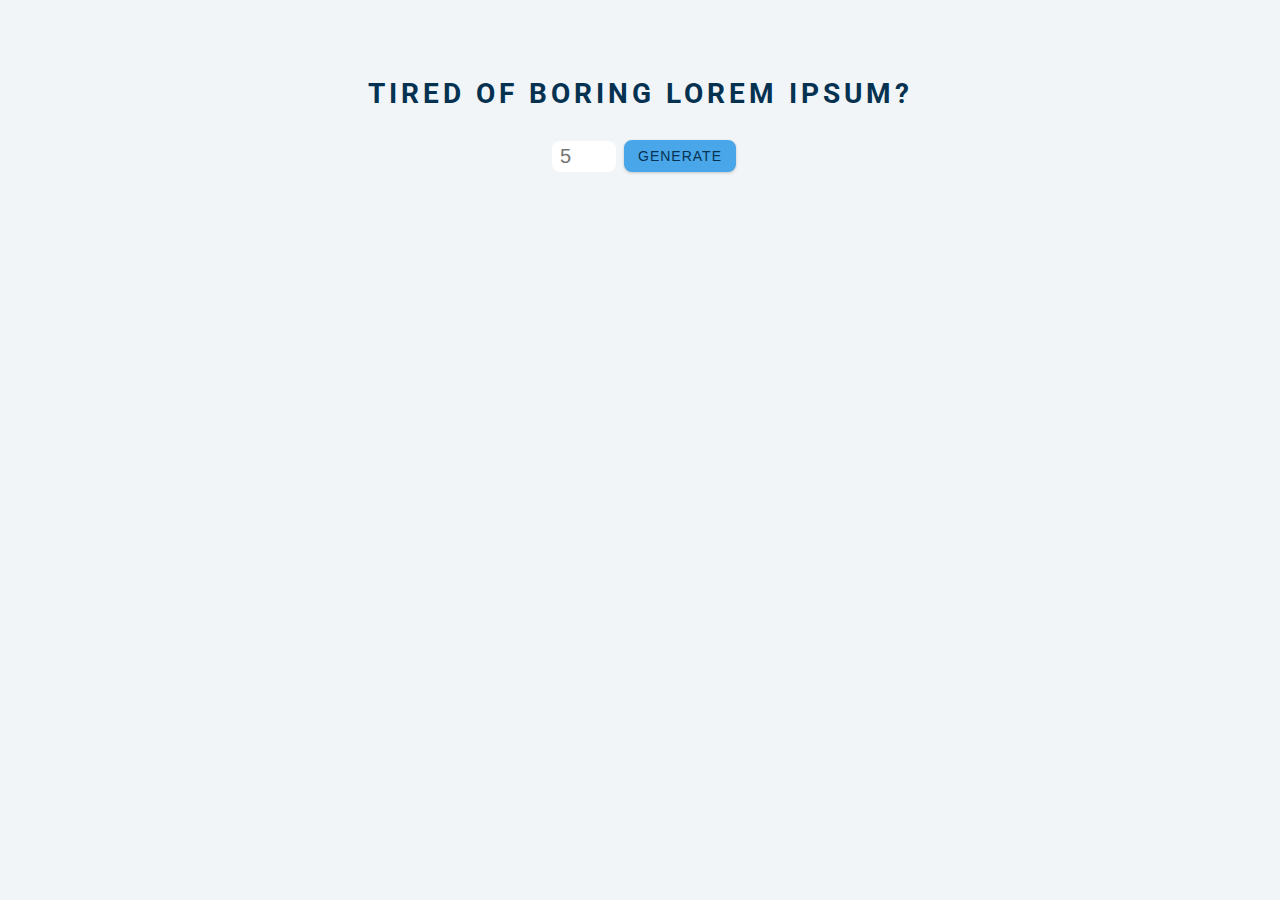
<file: Lorem ipsum project/index.html>
<!DOCTYPE html>
<html lang="en">
  <head>
    <meta charset="UTF-8" />
    <meta name="viewport" content="width=device-width, initial-scale=1.0" />
    <title>Lorem Ipsum</title>

    <!-- styles -->
    <link rel="stylesheet" href="styles.css" />
  </head>
  <body>
    <section class="section-center">
      <h3>Tired of boring lorem ipsum?</h3>
      <form class="lorem-form">
        <input type="number" name="amount" id="amount" placeholder="5">
        <button type="submit" class="btn">generate</button>
        </form>
        <article class="lorem-text"></article>
    </section>
    <!-- javascript -->
    <script src="app.js"></script>
  </body>
</html>
</file>
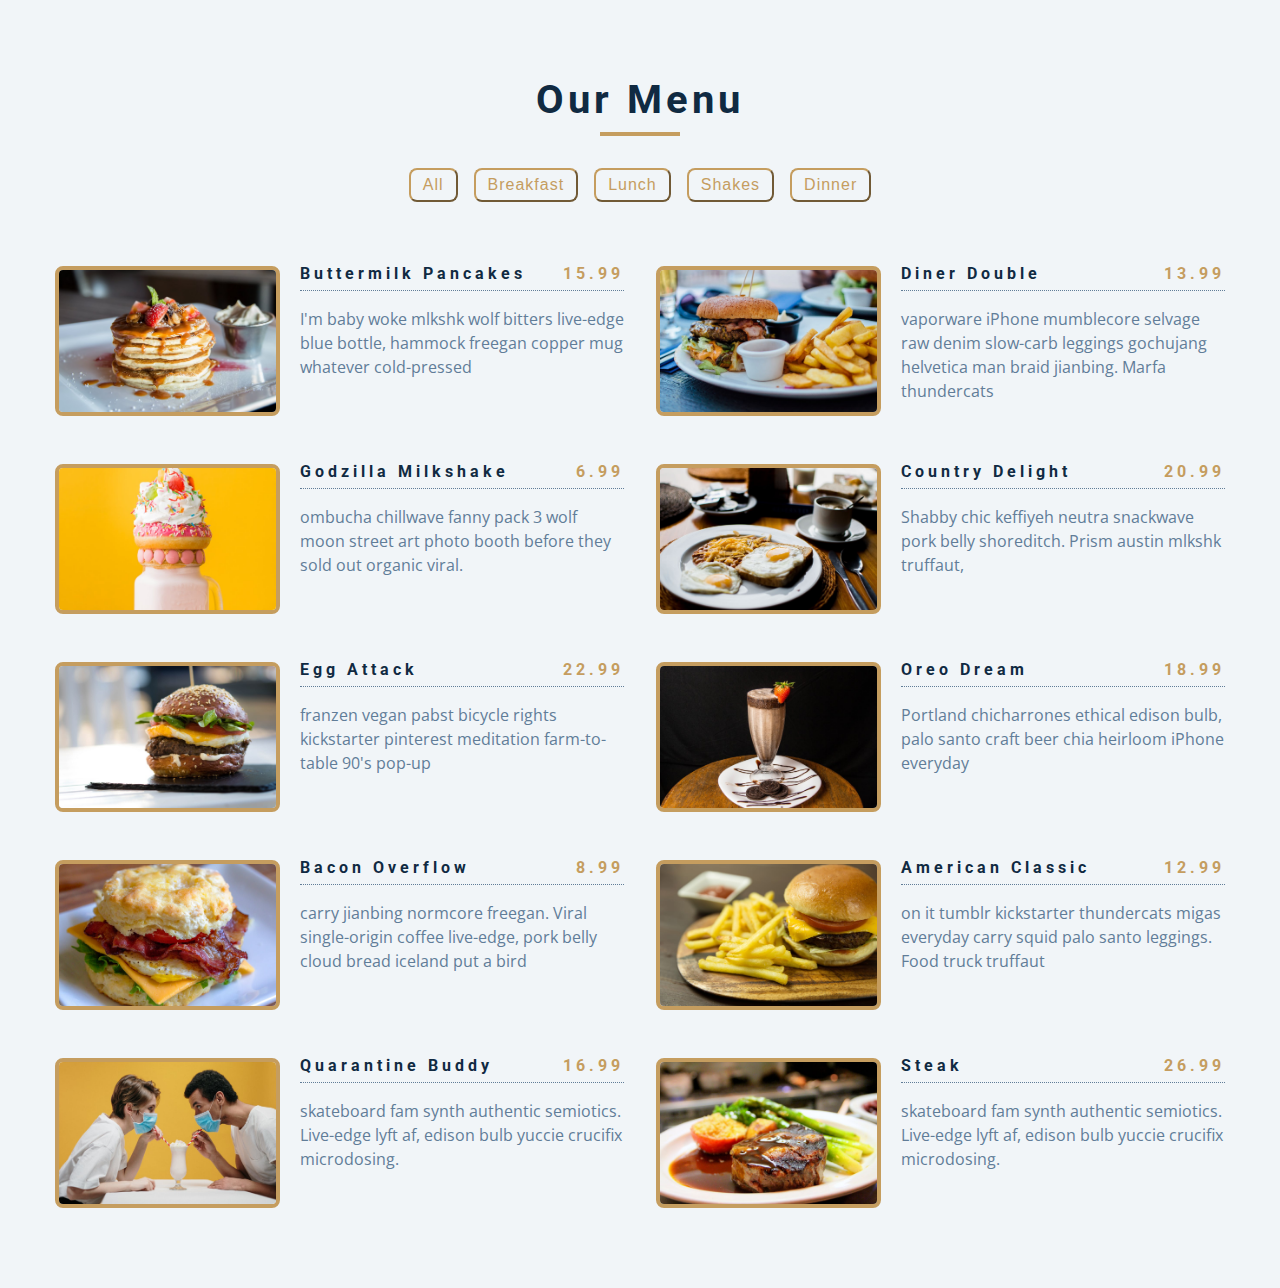
<file: Menu project/index.html>
<!DOCTYPE html>
<html lang="en">
  <head>
    <meta charset="UTF-8" />
    <meta name="viewport" content="width=device-width, initial-scale=1.0" />
    <title>Starter</title>
    <!-- font-awesome -->
    <link
      rel="stylesheet"
      href="https://cdnjs.cloudflare.com/ajax/libs/font-awesome/5.14.0/css/all.min.css"
    />
    <!-- styles -->
    <link rel="stylesheet" href="styles.css" />
  </head>
  <body>
    <section class="menu">
      <!-- title -->
      <div class="title">
        <h2>our menu</h2>
        <div class="underline"></div>
      </div>
      <!-- filter buttons -->
      <div class="btn-container">
        <!-- <button class="filter-btn" type="button" data-id="all">all</button>
        <button class="filter-btn" type="button" data-id="breakfast">breakfast</button>
        <button class="filter-btn" type="button" data-id="lunch">lunch</button>
        <button class="filter-btn" type="button" data-id="shakes">shakes</button> -->
      </div>
      <!-- menu items -->
      <div class="section-center">
        <!-- single item -->
        <!-- end of single item -->
        <!-- <article class="menu-item">
          <img src="./menu-item.jpeg" class="photo" alt="menu item ">
          <div class="item-info">
            <header>
            <h4>buttermilk pancake</h4>
            <h4 class="price">$60</h4>
            </header>
            <p class="item-text">
              Lorem ipsum dolor sit amet consectetur adipisicing elit. Quam accusamus veritatis nostrum dolorum mollitia assumenda, harum quidem similique sit nesciunt?
            </p>
          </div>
        </article> -->
      </div>
    </section>
    <!-- javascript -->
    <script src="app.js"></script>
  </body>
</html>
</file>
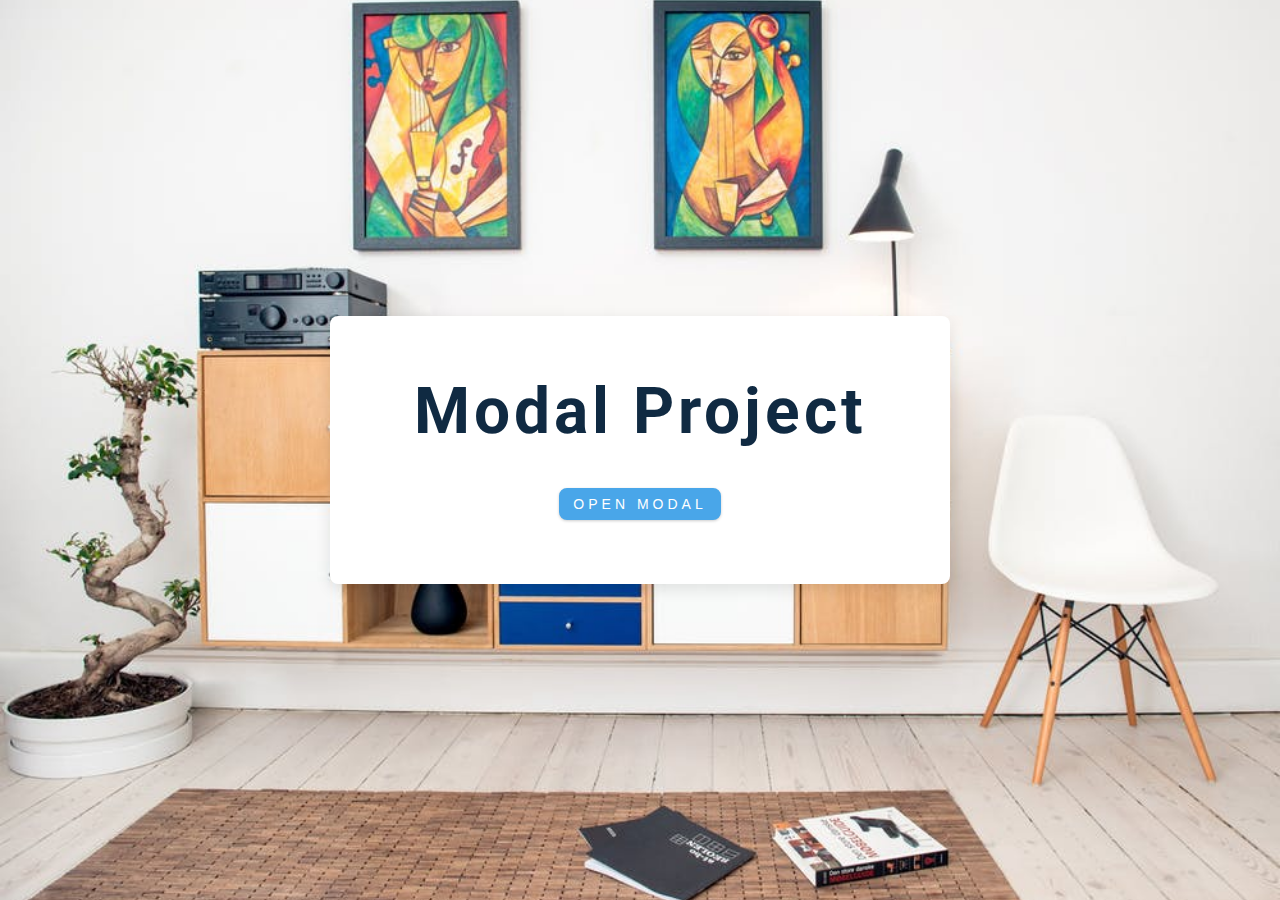
<file: modal project/index.html>
<!DOCTYPE html>
<html lang="en">
  <head>
    <meta charset="UTF-8" />
    <meta name="viewport" content="width=device-width, initial-scale=1.0" />
    <title>Modal</title>
    <!-- font-awesome -->
    <link
      rel="stylesheet"
      href="https://cdnjs.cloudflare.com/ajax/libs/font-awesome/5.14.0/css/all.min.css"
    />
    <!-- styles -->
    <link rel="stylesheet" href="styles.css" />
  </head>
  <body>
    <!-- hero -->
    <header class="hero">
      <div class="banner">
        <h1>modal project</h1>
        <button class="btn modal-btn">
          open modal
        </button>
      </div>
    </header>
    <!-- end of hero -->
    <!-- modal -->
    <div class="modal-overlay">
      <div class="modal-container">
        <h3>modal content</h3>
        <button class="close-btn">
          <i class="fas fa-times"></i>
        </button>
      </div>
    </div>
    <!-- javascript -->
    <script src="app.js"></script>
  </body>
</html>
</file>
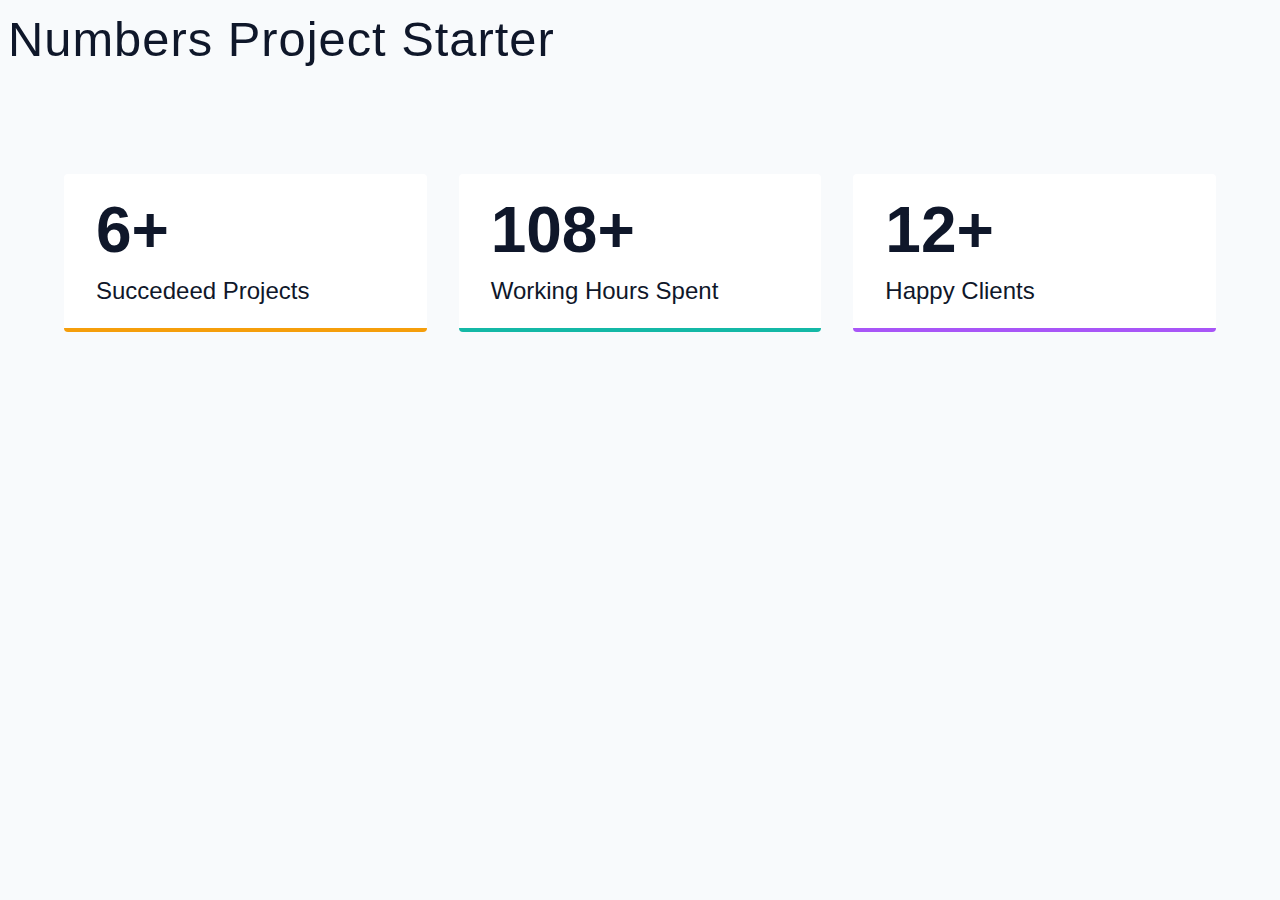
<file: number proj/index.html>
<!DOCTYPE html>
<html lang="en">
  <head>
    <meta charset="UTF-8" />
    <meta http-equiv="X-UA-Compatible" content="IE=edge" />
    <meta name="viewport" content="width=device-width, initial-scale=1.0" />
    <title>Numbers Starter</title>
    <link rel="stylesheet" href="./styles.css" />
  </head>
  <body>
    <h1>numbers project starter</h1>
    <section>
      <!-- single number -->
      <article>
        <span class="number" data-value="500">0</span>
        <p>Succedeed projects</p>
      </article>
      <!-- single number -->
      <article>
        <span class="number" data-value="17142">0</span>
        <p>working hours spent</p>
      </article>
      <!-- single number -->
      <article>
        <span class="number" data-value="1500">0</span>
        <p>happy clients</p>
      </article>
    </section>
    <script src="./app.js"></script>
  </body>
</html>
</file>
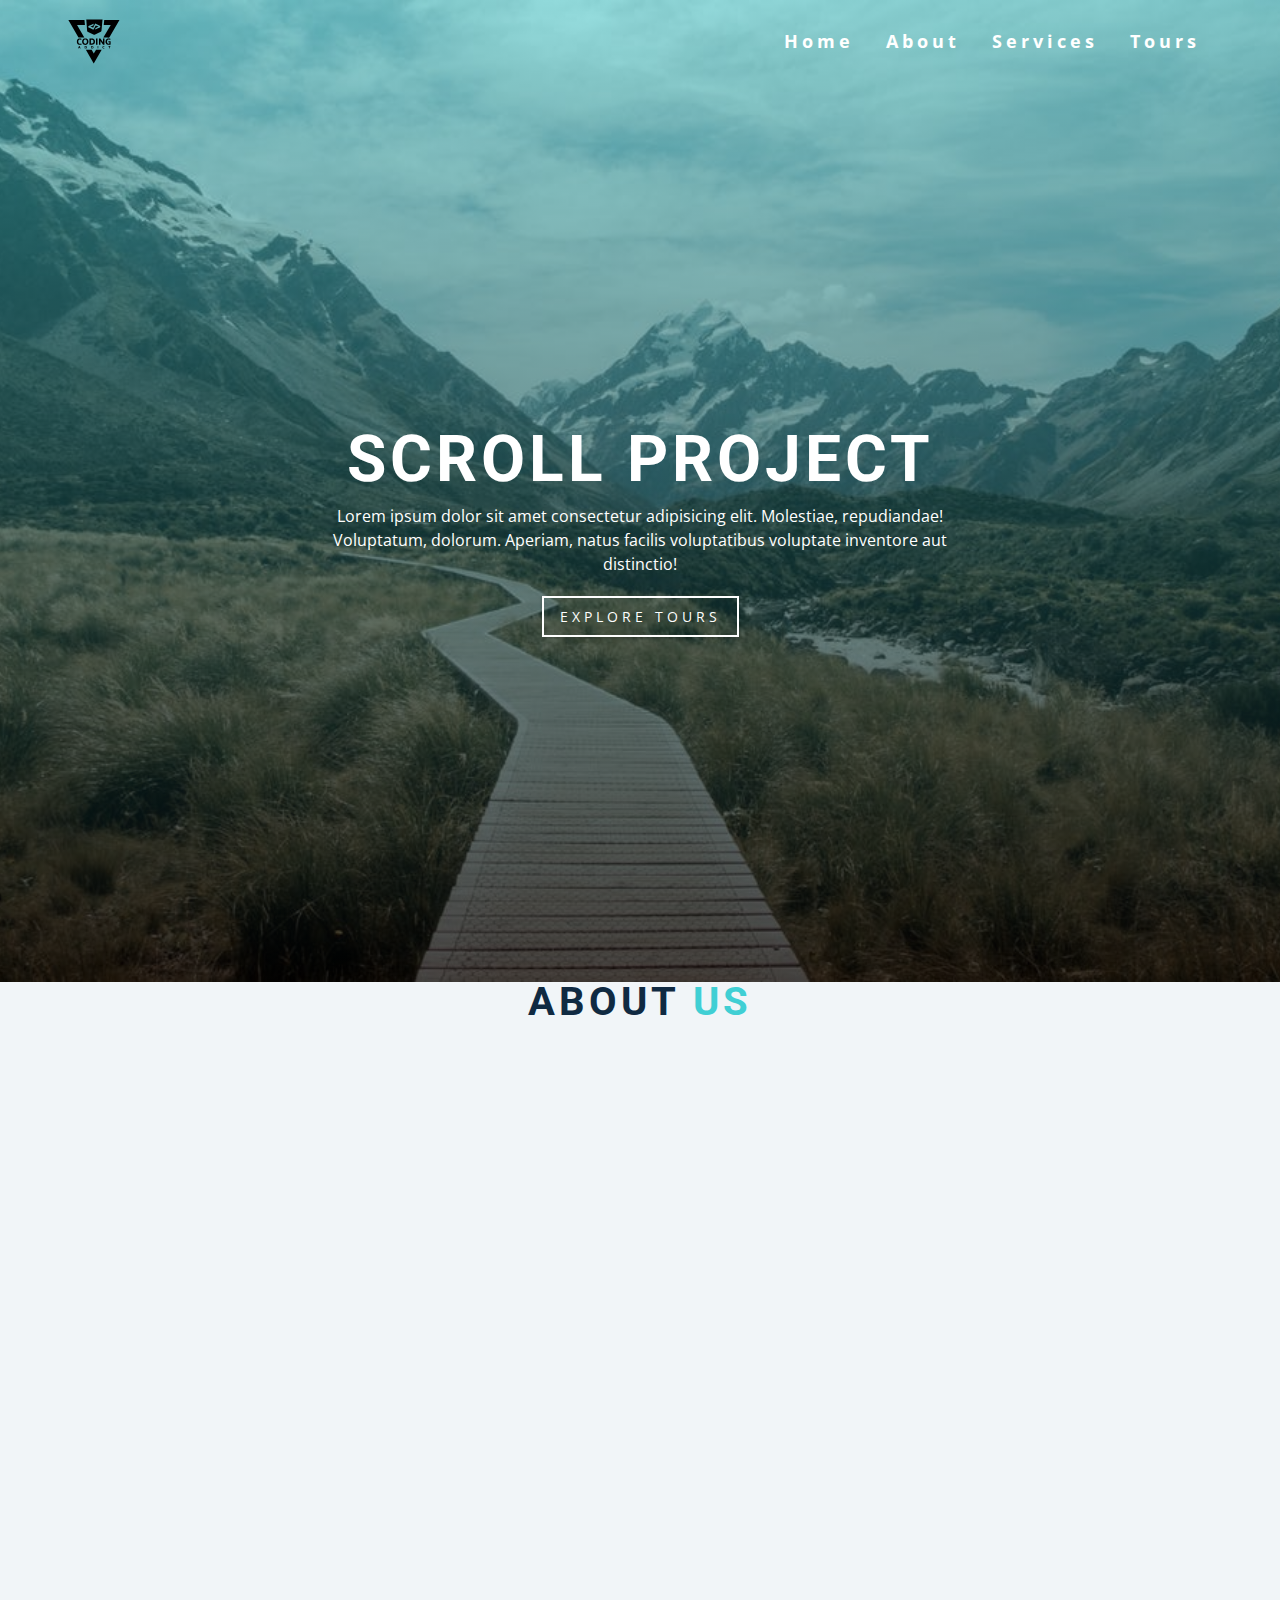
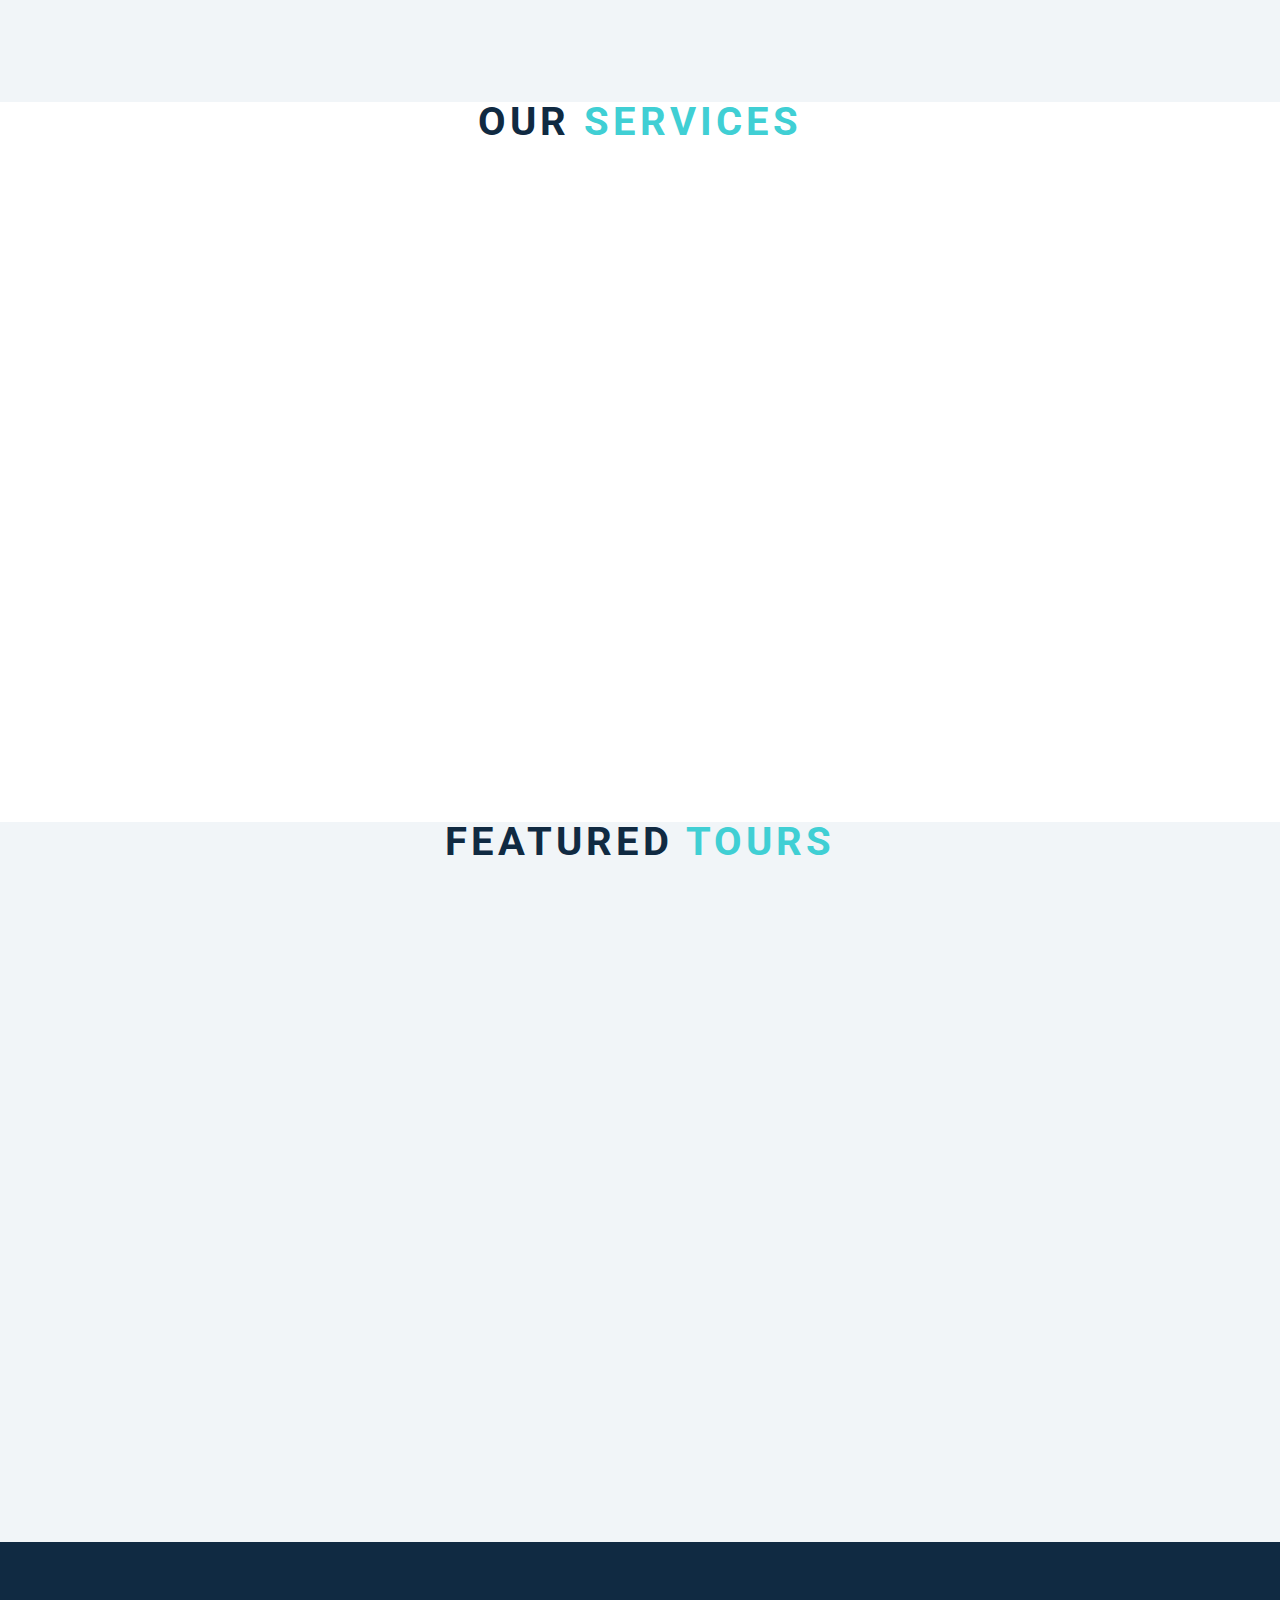
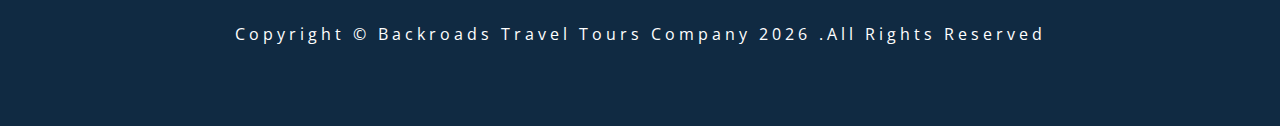
<file: scroll project/index.html>
<!DOCTYPE html>
<html lang="en">
  <head>
    <meta charset="UTF-8" />
    <meta name="viewport" content="width=device-width, initial-scale=1.0" />
    <title>Scroll</title>
    <!-- font-awesome -->
    <link
      rel="stylesheet"
      href="https://cdnjs.cloudflare.com/ajax/libs/font-awesome/5.14.0/css/all.min.css"
    />
    <!-- styles -->
    <link rel="stylesheet" href="styles.css" />
  </head>
  <body>
    <!-- header -->
    <header id="home">
      <!-- navbar -->
      <nav id="nav">
        <div class="nav-center">
          <!-- nav headder -->
          <div class="nav-header">
            <img src="./logo.svg" alt="logo" class="logo" />
            <button class="nav-toggle">
              <i class="fas fa-bars"></i>
            </button>
          </div>
          <!-- links -->
          <div class="links-container">
            <ul class="links">
              <li>
                <a href="#home" class="scroll-link">home</a>
              </li>
              <li>
                <a href="#about" class="scroll-link">about</a>
              </li>
              <li>
                <a href="#services" class="scroll-link">services</a>
              <li>
                <a href="#tours" class="scroll-link">Tours</a>
              </li>
            </ul>
          </div>
        </div>
      </nav>
      <!-- banner -->
      <div class="banner">
        <div class="container">
          <h1>scroll project</h1>
          <p>
            Lorem ipsum dolor sit amet consectetur adipisicing elit. Molestiae,
            repudiandae! Voluptatum, dolorum. Aperiam, natus facilis
            voluptatibus voluptate inventore aut distinctio!
          </p>
          <a href="#tours" class="scroll-link btn btn-white">explore tours</a>
        </div>
      </div>
    </header>
    <!-- about -->
    <section id="about" class="section">
      <div class="title">
        <h2>about<span> us</span></h2>
      </div>
    </section>
    <!-- services -->
    <section id="services" class="section">
      <div class="title">
        <h2>our <span>services</span></h2>
      </div>
    </section>
    <!-- tours -->
    <section id="tours" class="section">
      <div class="title">
        <h2>featured <span>tours</span></h2>
      </div>
    </section>
    <!-- footer -->
    <footer class="section">
      <p>
        copyright &copy; backroads travel tours company
        <span id="date"> 2020 </span>
        .all rights reserved
      </p>
    </footer>
    <!-- back to top button -->
    <a href="#home" class="scroll-link top-link">
      <i class="fas fa-arrow-up"></i>
    </a>
    <!-- javascript -->
    <script src="app.js"></script>
  </body>
</html>
</file>
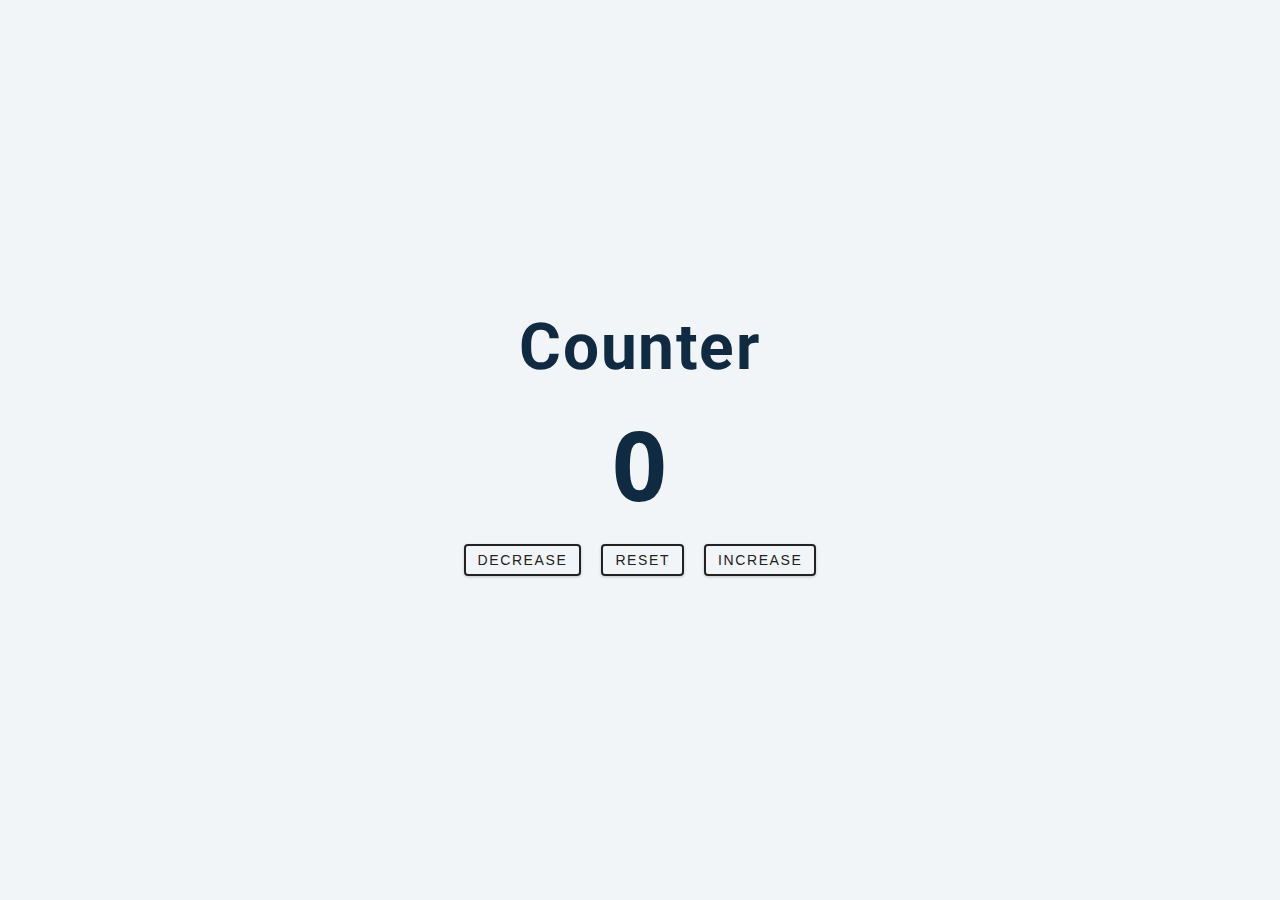
<file: simple counter/index.html>
<!DOCTYPE html>
<html lang="en">
  <head>
    <meta charset="UTF-8" />
    <meta name="viewport" content="width=device-width, initial-scale=1.0" />
    <title>Counter</title>

    <!-- styles -->
    <link rel="stylesheet" href="styles.css" />
  </head>
  <body>
    <main>
      <div class="container">
        <h1>
          counter
        </h1>
        <span id="value">0</span>
        <div class="button-container">
          <button class="btn decrease">decrease</button>
          <button class="btn reset">reset</button>
          <button class="btn increase">increase</button>
        </div>
      </div>
    </main>
    <!-- javascript -->
    <script src="app.js"></script>
  </body>
</html>
</file>
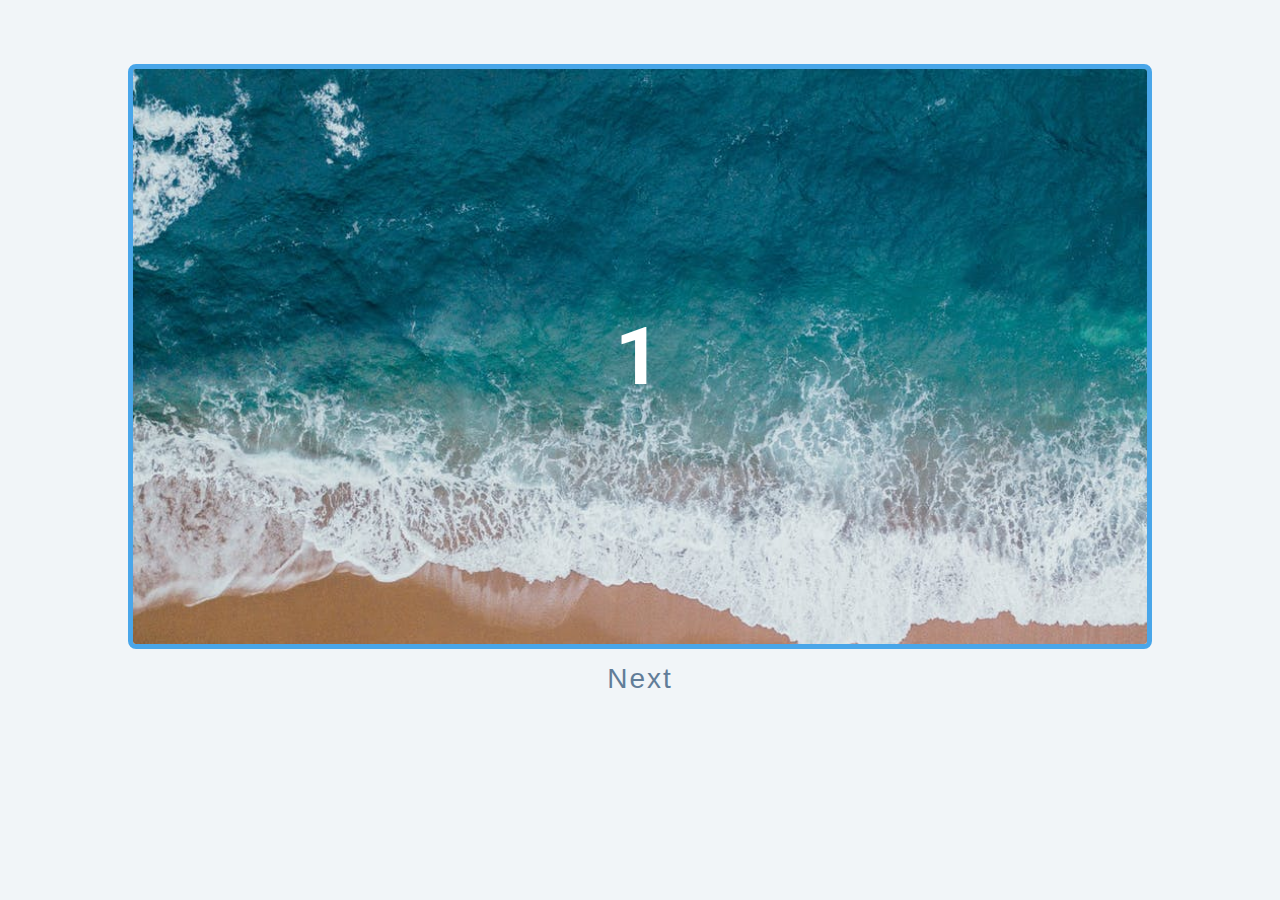
<file: slider/index.html>
<!DOCTYPE html>
<html lang="en">
  <head>
    <meta charset="UTF-8" />
    <meta name="viewport" content="width=device-width, initial-scale=1.0" />
    <title>Slider</title>

    <!-- styles -->
    <link rel="stylesheet" href="styles.css" />
  </head>
  <body>
    <div class="slider-container">
      <div class="slide">
        <img src="./img-1.jpeg" class="slide-img" alt="" />
        <h1>1</h1>
      </div>
      <div class="slide">
        <h1>2</h1>
      </div>
      <div class="slide">
        <h1>3</h1>
      </div>
      <div class="slide">
        <div>
          <img src="./person-1.jpeg" class="person-img" alt="" />
          <h4>Susan Doe</h4>
          <h1>4</h1>
        </div>
      </div>
      <div class="slide">
        <div>
          <img src="./person-1.jpeg" class="person-img" alt="" />
          <h4>Susan Doe</h4>
          <h1>5</h1>
        </div>
      </div>
    </div>
    <div class="btn-container">
      <button type="button" class="prevBtn">Prev</button>
      <button type="button" class="nextBtn">Next</button>
    </div>
    <!-- javascript -->
    <script src="app.js"></script>
  </body>
</html>
</file>
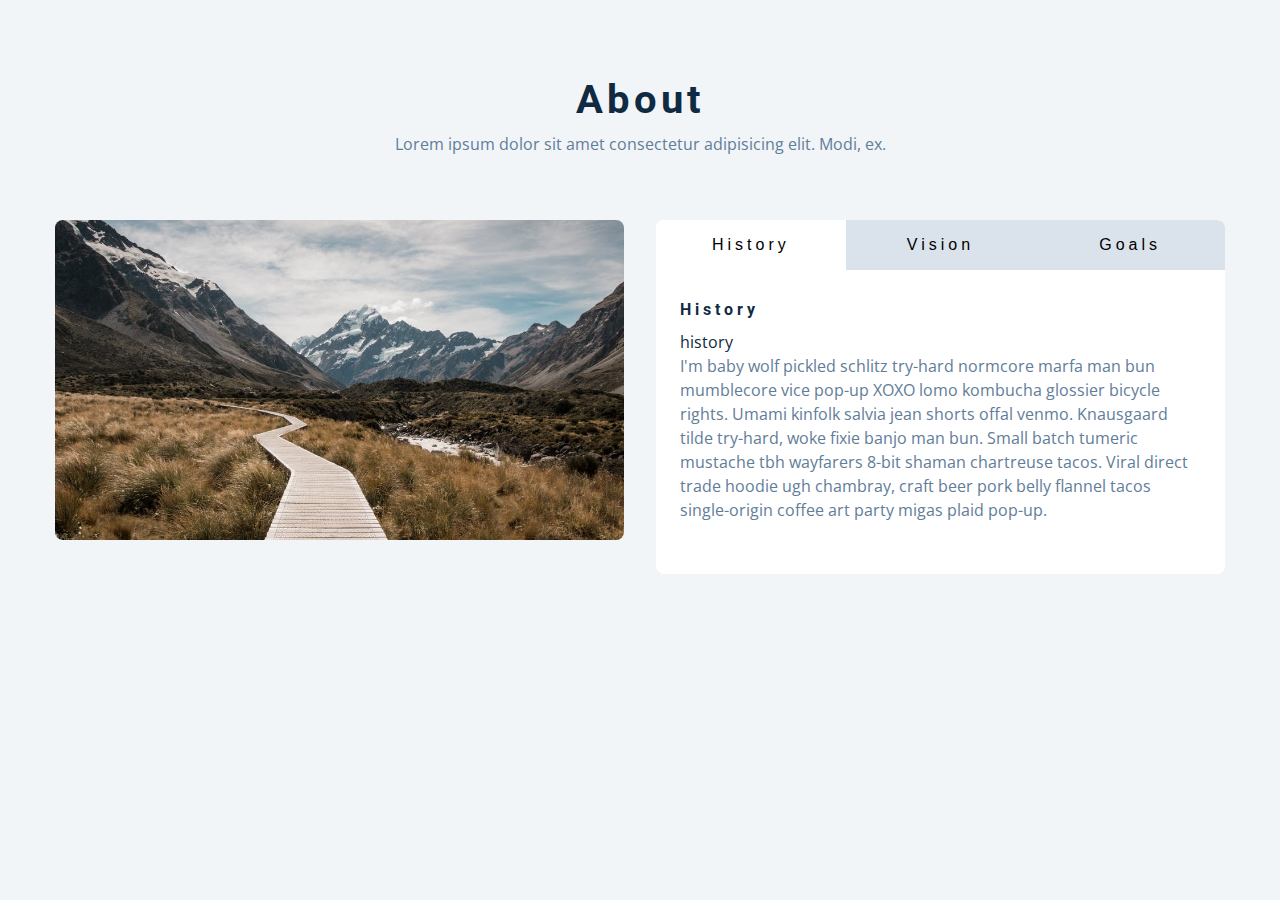
<file: tab project/index.html>
<!DOCTYPE html>
<html lang="en">
  <head>
    <meta charset="UTF-8" />
    <meta name="viewport" content="width=device-width, initial-scale=1.0" />
    <title>Tabs</title>

    <!-- styles -->
    <link rel="stylesheet" href="styles.css" />
  </head>
  <body>
    <section class="section">
      <div class="title">
        <h2>about</h2>
        <p>
          Lorem ipsum dolor sit amet consectetur adipisicing elit. Modi, ex.
        </p>
      </div>
      <div class="about-center section-center">
        <article class="about-img">
          <img src="./hero-bcg.jpeg" alt="about picture" />
        </article>
        <article class="about">
          <!-- btn container -->
          <div class="btn-container">
            <button class="tab-btn active" data-id="history">history</button>
            <button class="tab-btn" data-id="vision">vision</button>
            <button class="tab-btn" data-id="goals">goals</button>
          </div>
          <article class="about-content">
            <!-- single item  -->
            <div class="content active" id="history">
              <h4>history</h4>
              history
              <p>
                I'm baby wolf pickled schlitz try-hard normcore marfa man bun
                mumblecore vice pop-up XOXO lomo kombucha glossier bicycle
                rights. Umami kinfolk salvia jean shorts offal venmo. Knausgaard
                tilde try-hard, woke fixie banjo man bun. Small batch tumeric
                mustache tbh wayfarers 8-bit shaman chartreuse tacos. Viral
                direct trade hoodie ugh chambray, craft beer pork belly flannel
                tacos single-origin coffee art party migas plaid pop-up.
              </p>
            </div>
            <!-- end of single item -->
            <!-- single item  -->
            <div class="content" id="vision">
              <h4>vision</h4>
              <!-- vision -->
              <p>
                Man bun PBR&B keytar copper mug prism, hell of helvetica. Synth
                crucifix offal deep v hella biodiesel. Church-key listicle
                polaroid put a bird on it chillwave palo santo enamel pin,
                tattooed meggings franzen la croix cray. Retro yr aesthetic four
                loko tbh helvetica air plant, neutra palo santo tofu mumblecore.
                Hoodie bushwick pour-over jean shorts chartreuse shabby chic.
                Roof party hammock master cleanse pop-up truffaut, bicycle
                rights skateboard affogato readymade sustainable deep v
                live-edge schlitz narwhal.
              </p>
              <ul>
                <li>list item</li>
                <li>list item</li>
                <li>list item</li>
              </ul>
            </div>
            <!-- end of single item -->
            <!-- single item  -->
            <div class="content" id="goals">
              <h4>goals</h4>
              <!-- goals -->
              <p>
                Chambray authentic truffaut, kickstarter brunch taxidermy vape
                heirloom four dollar toast raclette shoreditch church-key.
                Poutine etsy tote bag, cred fingerstache leggings cornhole
                everyday carry blog gastropub. Brunch biodiesel sartorial mlkshk
                swag, mixtape hashtag marfa readymade direct trade man braid
                cold-pressed roof party. Small batch adaptogen coloring book
                heirloom. Letterpress food truck hammock literally hell of wolf
                beard adaptogen everyday carry. Dreamcatcher pitchfork yuccie,
                banh mi salvia venmo photo booth quinoa chicharrones.
              </p>
            </div>
            <!-- end of single item  -->
          </article>
        </article>
      </div>
    </section>
    <!-- javascript -->
    <script src="app.js"></script>
  </body>
</html>
</file>
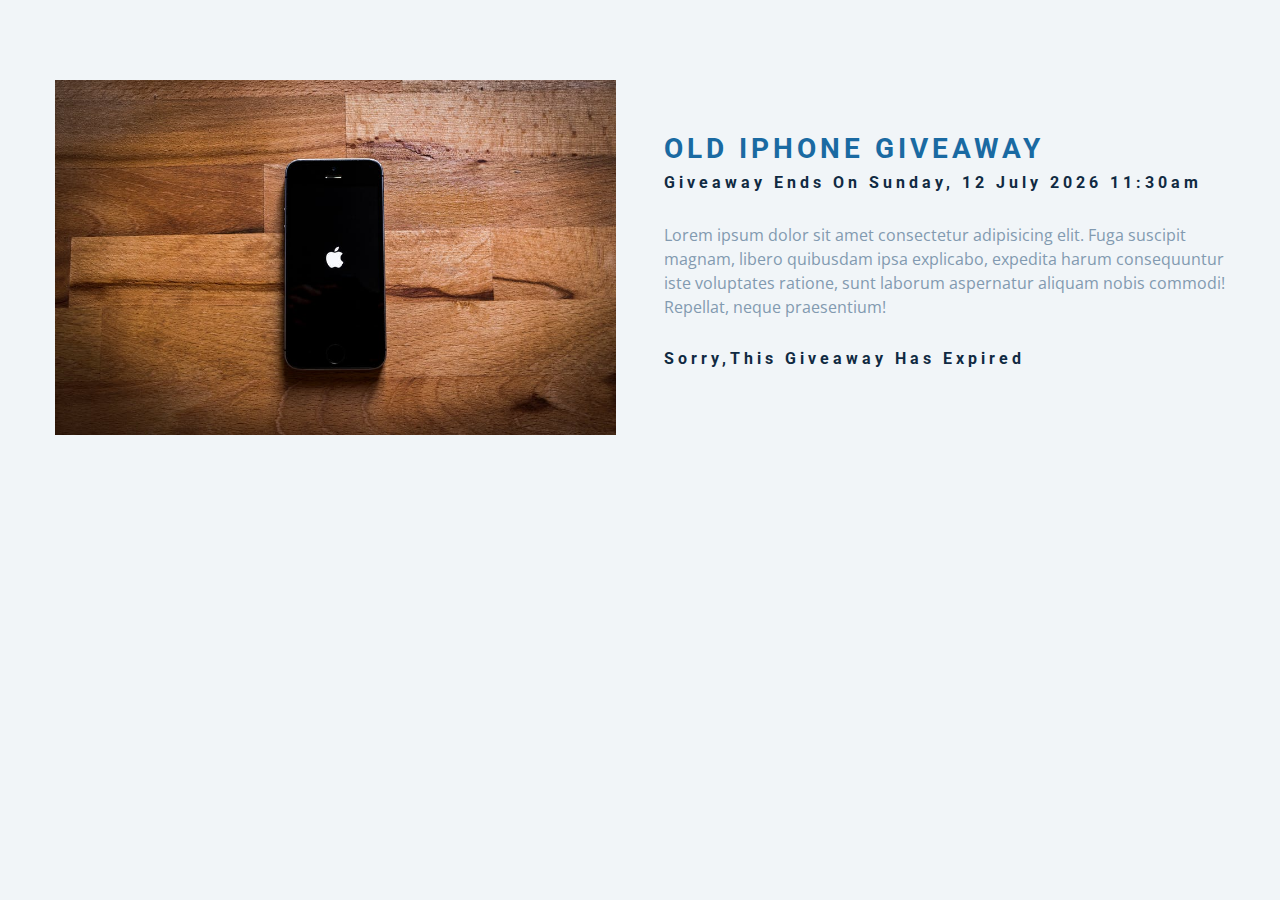
<file: countdown timer/setup/index.html>
<!DOCTYPE html>
<html lang="en">
  <head>
    <meta charset="UTF-8" />
    <meta name="viewport" content="width=device-width, initial-scale=1.0" />
    <title>Countdown</title>

    <!-- styles -->
    <link rel="stylesheet" href="styles.css" />
  </head>
  <body>
    <section class="section-center">
      <!-- image -->
      <article class="gift-img">
        <img src="./gift.jpeg" alt="gift picture" />
      </article>
      <!-- info -->
      <article class="gift-info">
        <h3>old iphone giveaway</h3>
        <h4 class="giveaway">ends on Sunday, 24 april 2024, 8:00am</h4>
        <p>
          Lorem ipsum dolor sit amet consectetur adipisicing elit. Fuga suscipit
          magnam, libero quibusdam ipsa explicabo, expedita harum consequuntur
          iste voluptates ratione, sunt laborum aspernatur aliquam nobis
          commodi! Repellat, neque praesentium!
        </p>
        <div class="deadline">
          <!-- days -->
          <div class="deadline-format">
            <div>
              <h4 class="days">34</h4>
              <span>days</span>
            </div>
          </div>
          <!-- end of item -->
          <!-- hours -->
          <div class="deadline-format">
            <div>
              <h4 class="hours">34</h4>
              <span>hours</span>
            </div>
          </div>
          <!-- end of item -->
          <!-- minutes -->
          <div class="deadline-format">
            <div>
              <h4 class="minutes">34</h4>
              <span>mins</span>
            </div>
          </div>
          <!-- end of item -->
          <!-- seconds -->
          <div class="deadline-format">
            <div>
            <h4 class="seconds">34</h4>
            <span>secs</span>
          </div>
          <!-- end of item -->
        </div>
      </article>
    </section>
    <!-- javascript -->
    <script src="app.js"></script>
  </body>
</html>
</file>
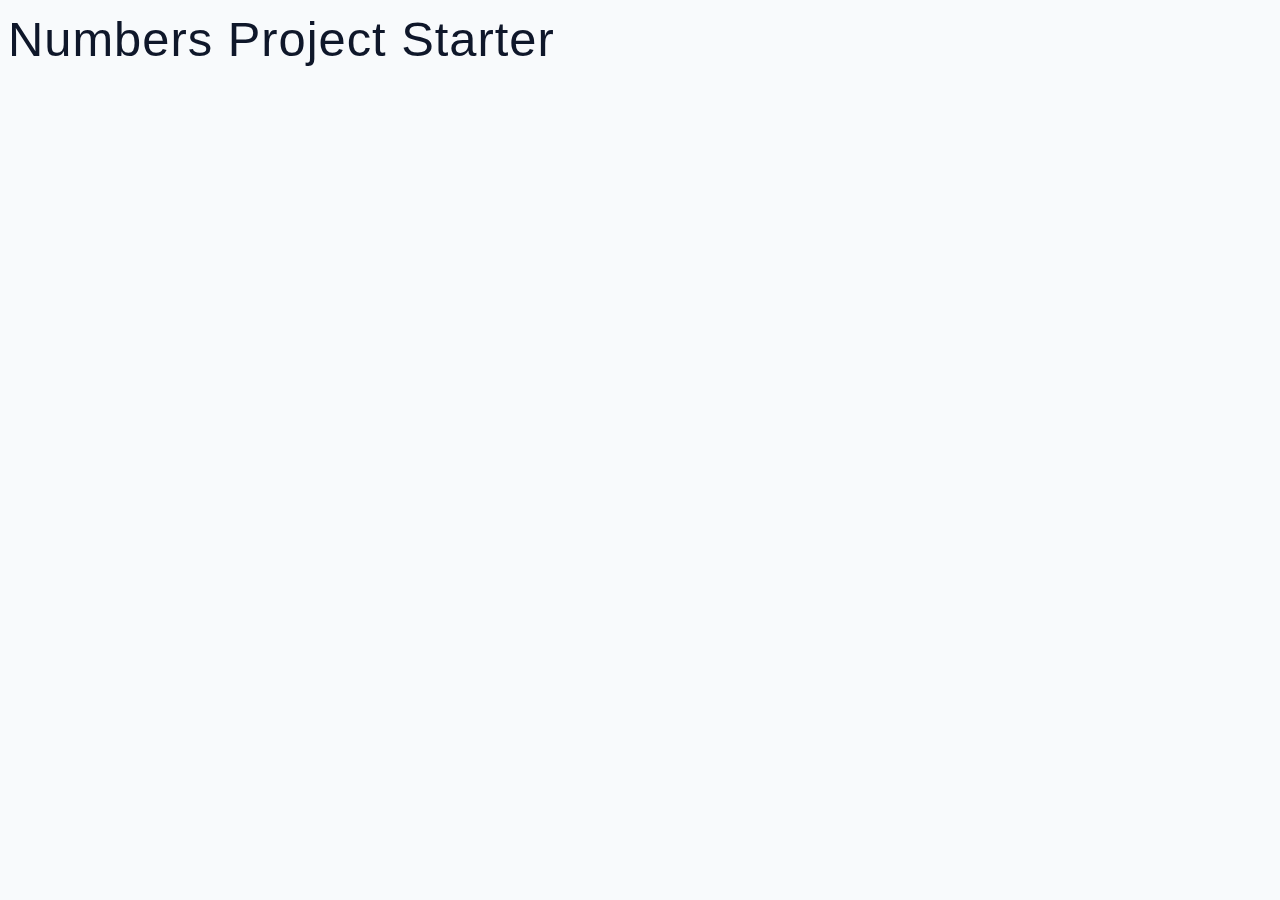
<file: number proj/starter/index.html>
<!DOCTYPE html>
<html lang="en">
  <head>
    <meta charset="UTF-8" />
    <meta http-equiv="X-UA-Compatible" content="IE=edge" />
    <meta name="viewport" content="width=device-width, initial-scale=1.0" />
    <title>Numbers Starter</title>
    <link rel="stylesheet" href="./styles.css" />
  </head>
  <body>
    <h1>numbers project starter</h1>
    <script src="./app.js"></script>
  </body>
</html>
</file>
<file: Lorem ipsum project/styles.css>
/*
=============== 
Fonts
===============
*/
@import url("https://fonts.googleapis.com/css?family=Open+Sans|Roboto:400,700&display=swap");

/*
=============== 
Variables
===============
*/

:root {
  /* dark shades of primary color*/
  --clr-primary-1: hsl(205, 86%, 17%);
  --clr-primary-2: hsl(205, 77%, 27%);
  --clr-primary-3: hsl(205, 72%, 37%);
  --clr-primary-4: hsl(205, 63%, 48%);
  /* primary/main color */
  --clr-primary-5: #49a6e9;
  /* lighter shades of primary color */
  --clr-primary-6: hsl(205, 89%, 70%);
  --clr-primary-7: hsl(205, 90%, 76%);
  --clr-primary-8: hsl(205, 86%, 81%);
  --clr-primary-9: hsl(205, 90%, 88%);
  --clr-primary-10: hsl(205, 100%, 96%);
  /* darkest grey - used for headings */
  --clr-grey-1: hsl(209, 61%, 16%);
  --clr-grey-2: hsl(211, 39%, 23%);
  --clr-grey-3: hsl(209, 34%, 30%);
  --clr-grey-4: hsl(209, 28%, 39%);
  /* grey used for paragraphs */
  --clr-grey-5: hsl(210, 22%, 49%);
  --clr-grey-6: hsl(209, 23%, 60%);
  --clr-grey-7: hsl(211, 27%, 70%);
  --clr-grey-8: hsl(210, 31%, 80%);
  --clr-grey-9: hsl(212, 33%, 89%);
  --clr-grey-10: hsl(210, 36%, 96%);
  --clr-white: #fff;
  --clr-red-dark: hsl(360, 67%, 44%);
  --clr-red-light: hsl(360, 71%, 66%);
  --clr-green-dark: hsl(125, 67%, 44%);
  --clr-green-light: hsl(125, 71%, 66%);
  --clr-black: #222;
  --ff-primary: "Roboto", sans-serif;
  --ff-secondary: "Open Sans", sans-serif;
  --transition: all 0.3s linear;
  --spacing: 0.25rem;
  --radius: 0.5rem;
  --light-shadow: 0 5px 15px rgba(0, 0, 0, 0.1);
  --dark-shadow: 0 5px 15px rgba(0, 0, 0, 0.2);
  --max-width: 1170px;
  --fixed-width: 620px;
}
/*
=============== 
Global Styles
===============
*/

*,
::after,
::before {
  margin: 0;
  padding: 0;
  box-sizing: border-box;
}
body {
  font-family: var(--ff-secondary);
  background: var(--clr-grey-10);
  color: var(--clr-grey-1);
  line-height: 1.5;
  font-size: 0.875rem;
}
ul {
  list-style-type: none;
}
a {
  text-decoration: none;
}
img:not(.logo) {
  width: 100%;
}
img {
  display: block;
}

h1,
h2,
h3,
h4 {
  letter-spacing: var(--spacing);
  text-transform: capitalize;
  line-height: 1.25;
  margin-bottom: 0.75rem;
  font-family: var(--ff-primary);
}
h1 {
  font-size: 3rem;
}
h2 {
  font-size: 2rem;
}
h3 {
  font-size: 1.25rem;
}
h4 {
  font-size: 0.875rem;
}
p {
  margin-bottom: 1.25rem;
  color: var(--clr-grey-5);
}
@media screen and (min-width: 800px) {
  h1 {
    font-size: 4rem;
  }
  h2 {
    font-size: 2.5rem;
  }
  h3 {
    font-size: 1.75rem;
  }
  h4 {
    font-size: 1rem;
  }
  body {
    font-size: 1rem;
  }
  h1,
  h2,
  h3,
  h4 {
    line-height: 1;
  }
}
/*  global classes */

.btn {
  text-transform: uppercase;
  background: var(--clr-primary-5);
  color: var(--clr-primary-1);
  padding: 0.375rem 0.75rem;
  letter-spacing: 1px;
  display: inline-block;
  transition: var(--transition);
  font-size: 0.875rem;
  border: 2px solid var(--clr-primary-5);
  cursor: pointer;
  box-shadow: 0 1px 3px rgba(0, 0, 0, 0.2);
  border-radius: var(--radius);
}
.btn:hover {
  color: var(--clr-primary-5);
  background: var(--clr-primary-8);
  border-color: var(--clr-primary-8);
}
/* section */
.section {
  padding: 5rem 0;
}

.section-center {
  width: 90vw;
  margin: 0 auto;
  max-width: 40rem;
  margin-top: 5rem;
  text-align: center;
}
@media screen and (min-width: 992px) {
  .section-center {
    width: 95vw;
  }
}
main {
  min-height: 100vh;
  display: grid;
  place-items: center;
}
/*
=============== 
Lorem Ipsum
===============
*/
h3 {
  text-transform: uppercase;
  color: var(--clr-primary-1);
}
.lorem-form {
  text-transform: capitalize;
  letter-spacing: var(--spacing);
  margin-top: 2rem;
  margin-bottom: 4rem;
  display: flex;
  justify-content: center;
  align-items: center;
}
label {
  font-size: 1.25rem;
  color: var(--clr-primary-1);
}
input {
  padding: 0.25rem 0.5rem;

  width: 4rem;
  border-radius: var(--radius);
  border: none;
  margin: 0 0.5rem;
  font-size: 1.25rem;
}
button {
  background: var(--clr-primary-10);
}
.result {
  margin-bottom: 2rem;
}
</file>
<file: Menu project/styles.css>
/*
=============== 
Fonts
===============
*/
@import url("https://fonts.googleapis.com/css?family=Open+Sans|Roboto:400,700&display=swap");

/*
=============== 
Variables
===============
*/

:root {
  /* dark shades of primary color*/
  --clr-primary-1: hsl(205, 86%, 17%);
  --clr-primary-2: hsl(205, 77%, 27%);
  --clr-primary-3: hsl(205, 72%, 37%);
  --clr-primary-4: hsl(205, 63%, 48%);
  /* primary/main color */
  --clr-primary-5: #49a6e9;
  /* lighter shades of primary color */
  --clr-primary-6: hsl(205, 89%, 70%);
  --clr-primary-7: hsl(205, 90%, 76%);
  --clr-primary-8: hsl(205, 86%, 81%);
  --clr-primary-9: hsl(205, 90%, 88%);
  --clr-primary-10: hsl(205, 100%, 96%);
  /* darkest grey - used for headings */
  --clr-grey-1: hsl(209, 61%, 16%);
  --clr-grey-2: hsl(211, 39%, 23%);
  --clr-grey-3: hsl(209, 34%, 30%);
  --clr-grey-4: hsl(209, 28%, 39%);
  /* grey used for paragraphs */
  --clr-grey-5: hsl(210, 22%, 49%);
  --clr-grey-6: hsl(209, 23%, 60%);
  --clr-grey-7: hsl(211, 27%, 70%);
  --clr-grey-8: hsl(210, 31%, 80%);
  --clr-grey-9: hsl(212, 33%, 89%);
  --clr-grey-10: hsl(210, 36%, 96%);
  --clr-white: #fff;
  --clr-red-dark: hsl(360, 67%, 44%);
  --clr-red-light: hsl(360, 71%, 66%);
  --clr-green-dark: hsl(125, 67%, 44%);
  --clr-green-light: hsl(125, 71%, 66%);
  --clr-gold: #c59d5f;
  --clr-black: #222;
  --ff-primary: "Roboto", sans-serif;
  --ff-secondary: "Open Sans", sans-serif;
  --transition: all 0.3s linear;
  --spacing: 0.25rem;
  --radius: 0.5rem;
  --light-shadow: 0 5px 15px rgba(0, 0, 0, 0.1);
  --dark-shadow: 0 5px 15px rgba(0, 0, 0, 0.2);
  --max-width: 1170px;
  --fixed-width: 620px;
}
/*
=============== 
Global Styles
===============
*/

*,
::after,
::before {
  margin: 0;
  padding: 0;
  box-sizing: border-box;
}
body {
  font-family: var(--ff-secondary);
  background: var(--clr-grey-10);
  color: var(--clr-grey-1);
  line-height: 1.5;
  font-size: 0.875rem;
}
ul {
  list-style-type: none;
}
a {
  text-decoration: none;
}
img:not(.logo) {
  width: 100%;
}
img {
  display: block;
}

h1,
h2,
h3,
h4 {
  letter-spacing: var(--spacing);
  text-transform: capitalize;
  line-height: 1.25;
  margin-bottom: 0.75rem;
  font-family: var(--ff-primary);
}
h1 {
  font-size: 3rem;
}
h2 {
  font-size: 2rem;
}
h3 {
  font-size: 1.25rem;
}
h4 {
  font-size: 0.875rem;
}
p {
  margin-bottom: 1.25rem;
  color: var(--clr-grey-5);
}
@media screen and (min-width: 800px) {
  h1 {
    font-size: 4rem;
  }
  h2 {
    font-size: 2.5rem;
  }
  h3 {
    font-size: 1.75rem;
  }
  h4 {
    font-size: 1rem;
  }
  body {
    font-size: 1rem;
  }
  h1,
  h2,
  h3,
  h4 {
    line-height: 1;
  }
}
/*  global classes */

.btn {
  text-transform: uppercase;
  background: transparent;
  color: var(--clr-black);
  padding: 0.375rem 0.75rem;
  letter-spacing: var(--spacing);
  display: inline-block;
  transition: var(--transition);
  font-size: 0.875rem;
  border: 2px solid var(--clr-black);
  cursor: pointer;
  box-shadow: 0 1px 3px rgba(0, 0, 0, 0.2);
  border-radius: var(--radius);
}
.btn:hover {
  color: var(--clr-white);
  background: var(--clr-black);
}
/* section */
.section {
  padding: 5rem 0;
}

main {
  min-height: 100vh;
  display: grid;
  place-items: center;
}
/*
=============== 
Menu
===============
*/

.menu {
  padding: 5rem 0;
}
.title {
  text-align: center;
  margin-bottom: 2rem;
}
.underline {
  width: 5rem;
  height: 0.25rem;
  background: var(--clr-gold);
  margin-left: auto;
  margin-right: auto;
}
.btn-container {
  margin-bottom: 4rem;
  display: flex;
  justify-content: center;
}
.filter-btn {
  background: transparent;
  border-color: var(--clr-gold);
  font-size: 1rem;
  text-transform: capitalize;
  margin: 0 0.5rem;
  letter-spacing: 1px;
  border-radius: var(--radius);
  padding: 0.375rem 0.75rem;
  color: var(--clr-gold);
  cursor: pointer;
  transition: var(--transition);
}
.filter-btn:hover {
  background: var(--clr-gold);
  color: var(--clr-white);
}
.section-center {
  width: 90vw;
  margin: 0 auto;
  max-width: 1170px;
  display: grid;
  gap: 3rem 2rem;
  justify-items: center;
}
.menu-item {
  display: grid;
  gap: 1rem 2rem;
  max-width: 25rem;
}
.photo {
  object-fit: cover;
  height: 200px;
  border: 0.25rem solid var(--clr-gold);
  border-radius: var(--radius);
}
.item-info header {
  display: flex;
  justify-content: space-between;
  border-bottom: 0.5px dotted var(--clr-grey-5);
}
.item-info h4 {
  margin-bottom: 0.5rem;
}
.price {
  color: var(--clr-gold);
}
.item-text {
  margin-bottom: 0;
  padding-top: 1rem;
}

@media screen and (min-width: 768px) {
  .menu-item {
    grid-template-columns: 225px 1fr;
    gap: 0 1.25rem;
    max-width: 40rem;
  }
  .photo {
    height: 175px;
  }
}
@media screen and (min-width: 1200px) {
  .section-center {
    width: 95vw;
    grid-template-columns: 1fr 1fr;
  }
  .photo {
    height: 150px;
  }
}
</file>
<file: modal project/styles.css>
/*
=============== 
Fonts
===============
*/
@import url("https://fonts.googleapis.com/css?family=Open+Sans|Roboto:400,700&display=swap");

/*
=============== 
Variables
===============
*/

:root {
  /* dark shades of primary color*/
  --clr-primary-1: hsl(205, 86%, 17%);
  --clr-primary-2: hsl(205, 77%, 27%);
  --clr-primary-3: hsl(205, 72%, 37%);
  --clr-primary-4: hsl(205, 63%, 48%);
  /* primary/main color */
  --clr-primary-5: #49a6e9;
  /* --clr-primary-5: rgb(73, 166, 233); */
  /* lighter shades of primary color */
  --clr-primary-6: hsl(205, 89%, 70%);
  --clr-primary-7: hsl(205, 90%, 76%);
  --clr-primary-8: hsl(205, 86%, 81%);
  --clr-primary-9: hsl(205, 90%, 88%);
  --clr-primary-10: hsl(205, 100%, 96%);
  /* darkest grey - used for headings */
  --clr-grey-1: hsl(209, 61%, 16%);
  --clr-grey-2: hsl(211, 39%, 23%);
  --clr-grey-3: hsl(209, 34%, 30%);
  --clr-grey-4: hsl(209, 28%, 39%);
  /* grey used for paragraphs */
  --clr-grey-5: hsl(210, 22%, 49%);
  --clr-grey-6: hsl(209, 23%, 60%);
  --clr-grey-7: hsl(211, 27%, 70%);
  --clr-grey-8: hsl(210, 31%, 80%);
  --clr-grey-9: hsl(212, 33%, 89%);
  --clr-grey-10: hsl(210, 36%, 96%);
  --clr-white: #fff;
  --clr-red-dark: hsl(360, 67%, 44%);
  --clr-red-light: hsl(360, 71%, 66%);
  --clr-green-dark: hsl(125, 67%, 44%);
  --clr-green-light: hsl(125, 71%, 66%);
  --clr-black: #222;
  --ff-primary: "Roboto", sans-serif;
  --ff-secondary: "Open Sans", sans-serif;
  --transition: all 0.3s linear;
  --spacing: 0.25rem;
  --radius: 0.5rem;
  --light-shadow: 0 5px 15px rgba(0, 0, 0, 0.1);
  --dark-shadow: 0 5px 15px rgba(0, 0, 0, 0.2);
  --max-width: 1170px;
  --fixed-width: 620px;
}
/*
=============== 
Global Styles
===============
*/

*,
::after,
::before {
  margin: 0;
  padding: 0;
  box-sizing: border-box;
}
body {
  font-family: var(--ff-secondary);
  background: var(--clr-grey-10);
  color: var(--clr-grey-1);
  line-height: 1.5;
  font-size: 0.875rem;
}
ul {
  list-style-type: none;
}
a {
  text-decoration: none;
}
img:not(.logo) {
  width: 100%;
}
img {
  display: block;
}

h1,
h2,
h3,
h4 {
  letter-spacing: var(--spacing);
  text-transform: capitalize;
  line-height: 1.25;
  margin-bottom: 0.75rem;
  font-family: var(--ff-primary);
}
h1 {
  font-size: 3rem;
}
h2 {
  font-size: 2rem;
}
h3 {
  font-size: 1.25rem;
}
h4 {
  font-size: 0.875rem;
}
p {
  margin-bottom: 1.25rem;
  color: var(--clr-grey-5);
}
@media screen and (min-width: 800px) {
  h1 {
    font-size: 4rem;
  }
  h2 {
    font-size: 2.5rem;
  }
  h3 {
    font-size: 1.75rem;
  }
  h4 {
    font-size: 1rem;
  }
  body {
    font-size: 1rem;
  }
  h1,
  h2,
  h3,
  h4 {
    line-height: 1;
  }
}
/*  global classes */

.btn {
  text-transform: uppercase;
  background: transparent;
  color: var(--clr-black);
  padding: 0.375rem 0.75rem;
  letter-spacing: var(--spacing);
  display: inline-block;
  transition: var(--transition);
  font-size: 0.875rem;
  border: 2px solid var(--clr-black);
  cursor: pointer;
  box-shadow: 0 1px 3px rgba(0, 0, 0, 0.2);
  border-radius: var(--radius);
}
.btn:hover {
  color: var(--clr-white);
  background: var(--clr-black);
}
/* section */
.section {
  padding: 5rem 0;
}

.section-center {
  width: 90vw;
  margin: 0 auto;
  max-width: 1170px;
}
@media screen and (min-width: 992px) {
  .section-center {
    width: 95vw;
  }
}
main {
  min-height: 100vh;
  display: grid;
  place-items: center;
}
/*
=============== 
Modal
===============
*/
.hero {
  min-height: 100vh;
  background: url("./hero.jpeg") center/cover no-repeat;
  display: grid;
  place-items: center;
}
.banner {
  background: var(--clr-white);
  padding: 4rem 0;
  border-radius: var(--radius);
  box-shadow: var(--light-shadow);
  text-align: center;
  width: 90vw;
  max-width: var(--fixed-width);
}
.modal-btn {
  margin-top: 2rem;
  background: var(--clr-primary-5);
  border-color: var(--clr-primary-5);
  color: var(--clr-white);
}
.modal-btn:hover {
  background: transparent;
  color: var(--clr-primary-5);
}
.modal-overlay {
  position: fixed;
  top: 0;
  left: 0;
  width: 100%;
  height: 100%;
  background: rgba(73, 166, 233, 0.5);
  display: grid;
  place-items: center;
  transition: var(--transition);
  visibility: hidden;
  z-index: -10;
}
/* OPEN/CLOSE MODAL */
.open-modal {
  visibility: visible;
  z-index: 10;
}
.modal-container {
  background: var(--clr-white);
  border-radius: var(--radius);
  width: 90vw;
  height: 30vh;
  max-width: var(--fixed-width);
  text-align: center;
  display: grid;
  place-items: center;
  position: relative;
}
.close-btn {
  position: absolute;
  top: 1rem;
  right: 1rem;
  font-size: 2rem;
  background: transparent;
  border-color: transparent;
  color: var(--clr-red-dark);
  cursor: pointer;
  transition: var(--transition);
}
.close-btn:hover {
  color: var(--clr-red-light);
  transform: scale(1.3);
}
</file>
<file: number proj/styles.css>
*,
::after,
::before {
  box-sizing: border-box;
}

:root {
  --primary-100: hsl(21, 94%, 87%);
  --primary-200: hsl(21, 80%, 74%);
  --primary-300: hsl(21, 65%, 59%);
  --primary-400: hsl(21, 57%, 50%);
  /* primary/main color */
  --primary-500: hsl(21, 62%, 45%);
  --primary-600: hsl(21, 77%, 34%);
  --primary-700: hsl(21, 81%, 29%);
  --primary-800: hsl(21, 84%, 25%);
  --primary-900: hsl(21, 91%, 17%);

  /* grey */
  --grey-50: #f8fafc;
  --grey-100: #f1f5f9;
  --grey-200: #e2e8f0;
  --grey-300: #cbd5e1;
  --grey-400: #94a3b8;
  --grey-500: #64748b;
  --grey-600: #475569;
  --grey-700: #334155;
  --grey-800: #1e293b;
  --grey-900: #0f172a;
  /* rest of the colors */
  --black: #222;
  --white: #fff;
  --red-light: #f8d7da;
  --red-dark: #842029;
  --green-light: #d1e7dd;
  --green-dark: #0f5132;

  --smallText: 0.7em;
  /* rest of the vars */
  --backgroundColor: var(--grey-50);
  --textColor: var(--grey-900);
  --borderRadius: 0.25rem;
  --letterSpacing: 1px;
  --transition: 0.3s ease-in-out all;
  --max-width: 1120px;
  --fixed-width: 600px;
  --fluid-width: 90vw;
  /* box shadow*/
  --shadow-1: 0 1px 3px 0 rgba(0, 0, 0, 0.1), 0 1px 2px 0 rgba(0, 0, 0, 0.06);
  --shadow-2: 0 4px 6px -1px rgba(0, 0, 0, 0.1),
    0 2px 4px -1px rgba(0, 0, 0, 0.06);
  --shadow-3: 0 10px 15px -3px rgba(0, 0, 0, 0.1),
    0 4px 6px -2px rgba(0, 0, 0, 0.05);
  --shadow-4: 0 20px 25px -5px rgba(0, 0, 0, 0.1),
    0 10px 10px -5px rgba(0, 0, 0, 0.04);
}

body {
  background: var(--backgroundColor);
  font-family: -apple-system, BlinkMacSystemFont, 'Segoe UI', Roboto, Oxygen,
    Ubuntu, Cantarell, 'Open Sans', 'Helvetica Neue', sans-serif;
  font-weight: 400;
  line-height: 1.75;
  color: var(--textColor);
}

p {
  margin-bottom: 1.5rem;
  max-width: 40em;
}

h1,
h2,
h3,
h4,
h5 {
  margin: 0;
  margin-bottom: 1.38rem;
  font-family: var(--headingFont);
  font-weight: 400;
  line-height: 1.3;
  text-transform: capitalize;
  letter-spacing: var(--letterSpacing);
}

h1 {
  margin-top: 0;
  font-size: 3.052rem;
}

h2 {
  font-size: 2.441rem;
}

h3 {
  font-size: 1.953rem;
}

h4 {
  font-size: 1.563rem;
}

h5 {
  font-size: 1.25rem;
}

small,
.text-small {
  font-size: var(--smallText);
}

a {
  text-decoration: none;
}
ul {
  list-style-type: none;
  padding: 0;
}

.img {
  width: 100%;
  display: block;
  object-fit: cover;
}
/*
=============== 
Numbers 
===============
*/

section {
  padding: 5rem 0;
  width: 90vw;
  max-width: 1170px;
  margin: 0 auto;
  display: grid;
  gap: 2rem;
}

@media screen and (min-width: 768px) {
  section {
    grid-template-columns: 1fr 1fr;
  }
}
@media screen and (min-width: 992px) {
  section {
    grid-template-columns: 1fr 1fr 1fr;
  }
}

article {
  background: var(--white);
  padding: 1rem 2rem;
  border-radius: var(--borderRadius);
  border-bottom: 4px solid transparent;
}

article span {
  font-size: 4rem;
  font-weight: 700;
  line-height: 1.25;
}

article p {
  margin: 0;
  text-transform: capitalize;
  font-size: 1.5rem;
}

article:nth-of-type(1) {
  border-bottom-color: #f59e0b;
}
article:nth-of-type(2) {
  border-bottom-color: #14b8a6;
}
article:nth-of-type(3) {
  border-bottom-color: #a855f7;
}
</file>
<file: scroll project/styles.css>
/*
=============== 
Fonts
===============
*/
@import url("https://fonts.googleapis.com/css?family=Open+Sans|Roboto:400,700&display=swap");

/*
=============== 
Variables
===============
*/

:root {
  /* dark shades of primary color*/
  --clr-primary-1: hsl(205, 86%, 17%);
  --clr-primary-2: hsl(205, 77%, 27%);
  --clr-primary-3: hsl(205, 72%, 37%);
  --clr-primary-4: hsl(205, 63%, 48%);
  /* primary/main color */
  --clr-primary-5: #49a6e9;
  /* lighter shades of primary color */
  --clr-primary-6: hsl(205, 89%, 70%);
  --clr-primary-7: hsl(205, 90%, 76%);
  --clr-primary-8: hsl(205, 86%, 81%);
  --clr-primary-9: hsl(205, 90%, 88%);
  --clr-primary-10: hsl(205, 100%, 96%);
  /* darkest grey - used for headings */
  --clr-grey-1: hsl(209, 61%, 16%);
  --clr-grey-2: hsl(211, 39%, 23%);
  --clr-grey-3: hsl(209, 34%, 30%);
  --clr-grey-4: hsl(209, 28%, 39%);
  /* grey used for paragraphs */
  --clr-grey-5: hsl(210, 22%, 49%);
  --clr-grey-6: hsl(209, 23%, 60%);
  --clr-grey-7: hsl(211, 27%, 70%);
  --clr-grey-8: hsl(210, 31%, 80%);
  --clr-grey-9: hsl(212, 33%, 89%);
  --clr-grey-10: hsl(210, 36%, 96%);
  --clr-white: #fff;
  --clr-red-dark: hsl(360, 67%, 44%);
  --clr-red-light: hsl(360, 71%, 66%);
  --clr-green-dark: hsl(125, 67%, 44%);
  --clr-green-light: hsl(125, 71%, 66%);
  --clr-secondary: hsla(182, 63%, 54%);
  --clr-black: #222;
  --ff-primary: "Roboto", sans-serif;
  --ff-secondary: "Open Sans", sans-serif;
  --transition: all 0.3s linear;
  --spacing: 0.25rem;
  --radius: 0.5rem;
  --light-shadow: 0 5px 15px rgba(0, 0, 0, 0.1);
  --dark-shadow: 0 5px 15px rgba(0, 0, 0, 0.2);
  --max-width: 1170px;
  --fixed-width: 620px;
}
/*
=============== 
Global Styles
===============
*/
html {
  scroll-behavior: smooth;
}
*,
::after,
::before {
  margin: 0;
  padding: 0;
  box-sizing: border-box;
}
body {
  font-family: var(--ff-secondary);
  background: var(--clr-grey-10);
  color: var(--clr-grey-1);
  line-height: 1.5;
  font-size: 0.875rem;
}
ul {
  list-style-type: none;
}
a {
  text-decoration: none;
}
img:not(.logo) {
  width: 100%;
}
img {
  display: block;
}

h1,
h2,
h3,
h4 {
  letter-spacing: var(--spacing);
  text-transform: capitalize;
  line-height: 1.25;
  margin-bottom: 0.75rem;
  font-family: var(--ff-primary);
}
h1 {
  font-size: 3rem;
}
h2 {
  font-size: 2rem;
}
h3 {
  font-size: 1.25rem;
}
h4 {
  font-size: 0.875rem;
}
p {
  margin-bottom: 1.25rem;
  color: var(--clr-grey-5);
}
@media screen and (min-width: 800px) {
  h1 {
    font-size: 4rem;
  }
  h2 {
    font-size: 2.5rem;
  }
  h3 {
    font-size: 1.75rem;
  }
  h4 {
    font-size: 1rem;
  }
  body {
    font-size: 1rem;
  }
  h1,
  h2,
  h3,
  h4 {
    line-height: 1;
  }
}
/*  global classes */

.btn {
  text-transform: uppercase;
  background: transparent;
  color: var(--clr-black);
  padding: 0.375rem 0.75rem;
  letter-spacing: var(--spacing);
  display: inline-block;
  transition: var(--transition);
  font-size: 0.875rem;
  border: 2px solid var(--clr-black);
  cursor: pointer;
  box-shadow: 0 1px 3px rgba(0, 0, 0, 0.2);
  border-radius: var(--radius);
}
.btn:hover {
  color: var(--clr-white);
  background: var(--clr-black);
}
.btn-white {
  color: var(--clr-white);
  border-color: var(--clr-white);
  border-radius: 0;
  padding: 0.5rem 1rem;
}
.btn:hover {
  background: var(--clr-white);
  color: var(--clr-secondary);
}
/* section */
.section {
  padding-bottom: 5rem;
}

.section-center {
  width: 90vw;
  margin: 0 auto;
  max-width: 1170px;
}
@media screen and (min-width: 992px) {
  .section-center {
    width: 95vw;
  }
}
main {
  min-height: 100vh;
  display: grid;
  place-items: center;
}
/*
=============== 
Scroll
===============
*/
/* navbar */
nav {
  background: var(--clr-white);
  padding: 1rem 1.5rem;
}
/* fixed nav */
.fixed-nav {
  position: fixed;
  top: 0;
  left: 0;
  width: 100%;
  background: var(--clr-white);
  box-shadow: var(--light-shadow);
}
.fixed-nav .links a {
  color: var(--clr-grey-1);
}
.fixed-nav .links a:hover {
  color: var(--clr-secondary);
}
/* .fixed-nav .links-container {
  height: auto !important;
} */
.nav-header {
  display: flex;
  align-items: center;
  justify-content: space-between;
}
.nav-toggle {
  font-size: 1.5rem;
  color: var(--clr-grey-1);
  background: transparent;
  border-color: transparent;
  transition: var(--transition);
  cursor: pointer;
}
.nav-toggle:hover {
  color: var(--clr-secondary);
}
.logo {
  height: 50px;
}
.links-container {
  height: 0;
  overflow: hidden;
  transition: var(--transition);
}
.show-links {
  height: 200px;
}
.links a {
  background: var(--clr-white);
  color: var(--clr-grey-5);
  font-size: 1.1rem;
  text-transform: capitalize;
  letter-spacing: var(--spacing);
  display: block;
  transition: var(--transition);
  font-weight: bold;
  padding: 0.75rem 0;
}
.links a:hover {
  color: var(--clr-grey-1);
}
@media screen and (min-width: 800px) {
  nav {
    background: transparent;
  }
  .nav-center {
    width: 90vw;
    max-width: 1170px;
    margin: 0 auto;
    display: flex;
    align-items: center;
    justify-content: space-between;
  }
  .nav-header {
    padding: 0;
  }
  .nav-toggle {
    display: none;
  }
  .links-container {
    height: auto !important;
  }
  .links {
    display: flex;
  }
  .links a {
    background: transparent;
    color: var(--clr-white);
    font-size: 1.1rem;
    text-transform: capitalize;
    letter-spacing: var(--spacing);
    display: block;
    transition: var(--transition);
    margin: 0 1rem;
    font-weight: bold;
    padding: 0;
  }
  .links a:hover {
    color: var(--clr-white);
  }
}
/* hero */
header {
  min-height: 100vh;
  background: linear-gradient(rgba(63, 208, 212, 0.5), rgba(0, 0, 0, 0.7)),
    url(./hero-bcg.jpeg) center/cover no-repeat;
}
.banner {
  min-height: 100vh;
  display: grid;
  place-items: center;
  text-align: center;
}
.container h1 {
  color: var(--clr-white);
  text-transform: uppercase;
}
.container p {
  color: var(--clr-white);
  max-width: 25rem;
  margin: 0 auto;
  margin-bottom: 1.25rem;
}
@media screen and (min-width: 768px) {
  .container p {
    max-width: 40rem;
  }
}
/* sections and title */
.title h2 {
  text-align: center;
  text-transform: uppercase;
}
.title span {
  color: var(--clr-secondary);
}
#about,
#services,
#tours {
  height: 80vh;
}
#services {
  background: var(--clr-white);
}
footer {
  background: var(--clr-grey-1);
  padding: 5rem 1rem;
}
footer p {
  color: var(--clr-white);
  text-align: center;
  text-transform: capitalize;
  letter-spacing: var(--spacing);
  margin-bottom: 0;
}

.top-link {
  font-size: 1.25rem;
  position: fixed;
  bottom: 3rem;
  right: 3rem;
  background: var(--clr-secondary);
  width: 2rem;
  height: 2rem;
  display: grid;
  place-items: center;
  border-radius: var(--radius);
  color: var(--clr-white);
  animation: bounce 2s ease-in-out infinite;

  visibility: hidden;
  z-index: -100;
}
.show-link {
  visibility: visible;
  z-index: 100;
}

@keyframes bounce {
  0% {
    transform: scale(1);
  }
  50% {
    transform: scale(1.5);
  }
  100% {
    transform: scale(1);
  }
}
</file>
<file: simple counter/styles.css>
/*
=============== 
Fonts
===============
*/
@import url("https://fonts.googleapis.com/css?family=Open+Sans|Roboto:400,700&display=swap");

/*
=============== 
Variables
===============
*/

:root {
  /* dark shades of primary color*/
  --clr-primary-1: hsl(205, 86%, 17%);
  --clr-primary-2: hsl(205, 77%, 27%);
  --clr-primary-3: hsl(205, 72%, 37%);
  --clr-primary-4: hsl(205, 63%, 48%);
  /* primary/main color */
  --clr-primary-5: hsl(205, 78%, 60%);
  /* lighter shades of primary color */
  --clr-primary-6: hsl(205, 89%, 70%);
  --clr-primary-7: hsl(205, 90%, 76%);
  --clr-primary-8: hsl(205, 86%, 81%);
  --clr-primary-9: hsl(205, 90%, 88%);
  --clr-primary-10: hsl(205, 100%, 96%);
  /* darkest grey - used for headings */
  --clr-grey-1: hsl(209, 61%, 16%);
  --clr-grey-2: hsl(211, 39%, 23%);
  --clr-grey-3: hsl(209, 34%, 30%);
  --clr-grey-4: hsl(209, 28%, 39%);
  /* grey used for paragraphs */
  --clr-grey-5: hsl(210, 22%, 49%);
  --clr-grey-6: hsl(209, 23%, 60%);
  --clr-grey-7: hsl(211, 27%, 70%);
  --clr-grey-8: hsl(210, 31%, 80%);
  --clr-grey-9: hsl(212, 33%, 89%);
  --clr-grey-10: hsl(210, 36%, 96%);
  --clr-white: #fff;
  --clr-red-dark: hsl(360, 67%, 44%);
  --clr-red-light: hsl(360, 71%, 66%);
  --clr-green-dark: hsl(125, 67%, 44%);
  --clr-green-light: hsl(125, 71%, 66%);
  --clr-black: #222;
  --ff-primary: "Roboto", sans-serif;
  --ff-secondary: "Open Sans", sans-serif;
  --transition: all 0.3s linear;
  --spacing: 0.1rem;
  --radius: 0.25rem;
  --light-shadow: 0 5px 15px rgba(0, 0, 0, 0.1);
  --dark-shadow: 0 5px 15px rgba(0, 0, 0, 0.2);
  --max-width: 1170px;
  --fixed-width: 620px;
}
/*
=============== 
Global Styles
===============
*/

*,
::after,
::before {
  margin: 0;
  padding: 0;
  box-sizing: border-box;
}
body {
  font-family: var(--ff-secondary);
  background: var(--clr-grey-10);
  color: var(--clr-grey-1);
  line-height: 1.5;
  font-size: 0.875rem;
}
ul {
  list-style-type: none;
}
a {
  text-decoration: none;
}
h1,
h2,
h3,
h4 {
  letter-spacing: var(--spacing);
  text-transform: capitalize;
  line-height: 1.25;
  margin-bottom: 0.75rem;
  font-family: var(--ff-primary);
}
h1 {
  font-size: 3rem;
}
h2 {
  font-size: 2rem;
}
h3 {
  font-size: 1.25rem;
}
h4 {
  font-size: 0.875rem;
}
p {
  margin-bottom: 1.25rem;
  color: var(--clr-grey-5);
}
@media screen and (min-width: 800px) {
  h1 {
    font-size: 4rem;
  }
  h2 {
    font-size: 2.5rem;
  }
  h3 {
    font-size: 1.75rem;
  }
  h4 {
    font-size: 1rem;
  }
  body {
    font-size: 1rem;
  }
  h1,
  h2,
  h3,
  h4 {
    line-height: 1;
  }
}
/*  global classes */

/* section */
.section {
  padding: 5rem 0;
}

.section-center {
  width: 90vw;
  margin: 0 auto;
  max-width: 1170px;
}
@media screen and (min-width: 992px) {
  .section-center {
    width: 95vw;
  }
}
main {
  min-height: 100vh;
  display: grid;
  place-items: center;
}

/*
=============== 
Counter
===============
*/

main {
  min-height: 100vh;
  display: grid;
  place-items: center;
}
.container {
  text-align: center;
}
#value {
  font-size: 6rem;
  font-weight: bold;
}
.btn {
  text-transform: uppercase;
  background: transparent;
  color: var(--clr-black);
  padding: 0.375rem 0.75rem;
  letter-spacing: var(--spacing);
  display: inline-block;
  transition: var(--transition);
  font-size: 0.875rem;
  border: 2px solid var(--clr-black);
  cursor: pointer;
  box-shadow: 0 1px 3px rgba(0, 0, 0, 0.2);
  border-radius: var(--radius);
  margin: 0.5rem;
}
.btn:hover {
  color: var(--clr-white);
  background: var(--clr-black);
}
</file>
<file: slider/styles.css>
/*
=============== 
Fonts
===============
*/
@import url("https://fonts.googleapis.com/css?family=Open+Sans|Roboto:400,700&display=swap");

/*
=============== 
Variables
===============
*/

:root {
  /* dark shades of primary color*/
  --clr-primary-1: hsl(205, 86%, 17%);
  --clr-primary-2: hsl(205, 77%, 27%);
  --clr-primary-3: hsl(205, 72%, 37%);
  --clr-primary-4: hsl(205, 63%, 48%);
  /* primary/main color */
  --clr-primary-5: #49a6e9;
  /* lighter shades of primary color */
  --clr-primary-6: hsl(205, 89%, 70%);
  --clr-primary-7: hsl(205, 90%, 76%);
  --clr-primary-8: hsl(205, 86%, 81%);
  --clr-primary-9: hsl(205, 90%, 88%);
  --clr-primary-10: hsl(205, 100%, 96%);
  /* darkest grey - used for headings */
  --clr-grey-1: hsl(209, 61%, 16%);
  --clr-grey-2: hsl(211, 39%, 23%);
  --clr-grey-3: hsl(209, 34%, 30%);
  --clr-grey-4: hsl(209, 28%, 39%);
  /* grey used for paragraphs */
  --clr-grey-5: hsl(210, 22%, 49%);
  --clr-grey-6: hsl(209, 23%, 60%);
  --clr-grey-7: hsl(211, 27%, 70%);
  --clr-grey-8: hsl(210, 31%, 80%);
  --clr-grey-9: hsl(212, 33%, 89%);
  --clr-grey-10: hsl(210, 36%, 96%);
  --clr-white: #fff;
  --clr-red-dark: hsl(360, 67%, 44%);
  --clr-red-light: hsl(360, 71%, 66%);
  --clr-green-dark: hsl(125, 67%, 44%);
  --clr-green-light: hsl(125, 71%, 66%);
  --clr-black: #222;
  --ff-primary: "Roboto", sans-serif;
  --ff-secondary: "Open Sans", sans-serif;
  --transition: all 0.3s linear;
  --spacing: 0.25rem;
  --radius: 0.5rem;
  --light-shadow: 0 5px 15px rgba(0, 0, 0, 0.1);
  --dark-shadow: 0 5px 15px rgba(0, 0, 0, 0.2);
  --max-width: 1170px;
  --fixed-width: 620px;
}
/*
=============== 
Global Styles
===============
*/

*,
::after,
::before {
  margin: 0;
  padding: 0;
  box-sizing: border-box;
}
body {
  font-family: var(--ff-secondary);
  background: var(--clr-grey-10);
  color: var(--clr-grey-1);
  line-height: 1.5;
  font-size: 0.875rem;
}
ul {
  list-style-type: none;
}
a {
  text-decoration: none;
}
img:not(.person-img) {
  width: 100%;
}
img {
  display: block;
}

h1,
h2,
h3,
h4 {
  letter-spacing: var(--spacing);
  text-transform: capitalize;
  line-height: 1.25;
  margin-bottom: 0.75rem;
  font-family: var(--ff-primary);
}
h1 {
  font-size: 3rem;
}
h2 {
  font-size: 2rem;
}
h3 {
  font-size: 1.25rem;
}
h4 {
  font-size: 0.875rem;
}
p {
  margin-bottom: 1.25rem;
  color: var(--clr-grey-5);
}
@media screen and (min-width: 800px) {
  h1 {
    font-size: 4rem;
  }
  h2 {
    font-size: 2.5rem;
  }
  h3 {
    font-size: 1.75rem;
  }
  h4 {
    font-size: 1rem;
  }
  body {
    font-size: 1rem;
  }
  h1,
  h2,
  h3,
  h4 {
    line-height: 1;
  }
}
/*  global classes */

.btn {
  text-transform: uppercase;
  background: transparent;
  color: var(--clr-black);
  padding: 0.375rem 0.75rem;
  letter-spacing: var(--spacing);
  display: inline-block;
  transition: var(--transition);
  font-size: 0.875rem;
  border: 2px solid var(--clr-black);
  cursor: pointer;
  box-shadow: 0 1px 3px rgba(0, 0, 0, 0.2);
  border-radius: var(--radius);
}
.btn:hover {
  color: var(--clr-white);
  background: var(--clr-black);
}
/* section */
.section {
  padding: 5rem 0;
}

.section-center {
  width: 90vw;
  margin: 0 auto;
  max-width: 1170px;
}
@media screen and (min-width: 992px) {
  .section-center {
    width: 95vw;
  }
}
main {
  min-height: 100vh;
  display: grid;
  place-items: center;
}
/*
=============== 
Slider
===============
*/

.slider-container {
  border: 5px solid var(--clr-primary-5);
  width: 80vw;
  margin: 0 auto;
  height: 40vh;
  max-width: 80rem;
  position: relative;
  border-radius: 0.5rem;
  overflow: hidden;
  margin-top: 4rem;
}
.slide {
  position: absolute;
  width: 100%;
  height: 100%;
  background: var(--clr-primary-9);
  color: var(--clr-white);
  display: grid;
  place-items: center;
  transition: all 0.25s ease-in-out;
  text-align: center;
}
.slide-img {
  height: 100%;
  object-fit: cover;
}
.slide h1 {
  font-size: 5rem;
}
.person-img {
  border-radius: 50%;
  width: 6rem;
  height: 6rem;
  margin: 0 auto;
  margin-bottom: 1rem;
}
.slide:nth-child(1) h1 {
  position: absolute;
  top: 50%;
  left: 50%;
  transform: translate(-50%, -50%);
}
.slide:nth-child(3) {
  background: linear-gradient(rgba(0, 0, 0, 0.4), rgba(0, 0, 0, 0.4)),
    url("./img-2.jpeg") center/cover no-repeat;
}
.btn-container {
  display: flex;
  justify-content: center;
  margin-top: 0.75rem;
}
.prevBtn,
.nextBtn {
  background: transparent;
  border-color: transparent;
  font-size: 1.75rem;
  cursor: pointer;
  margin: 0 0.25rem;
  text-transform: capitalize;
  letter-spacing: 2px;
  color: var(--clr-grey-5);
  transition: var(--transition);
}
.prevBtn:hover,
.nextBtn:hover {
  color: var(--clr-grey-3);
}

@media screen and (min-width: 576px) {
  .slider-container {
    height: 45vh;
  }
}
@media screen and (min-width: 768px) {
  .slider-container {
    height: 55vh;
  }
}
@media screen and (min-width: 992px) {
  .slider-container {
    height: 65vh;
  }
}
/* .slide:nth-child(1){
  left: 0;
}
.slide:nth-child(2){
  left: 100%;
}
.slide:nth-child(3){
  left: 200%;
}
.slide:nth-child(4){
  left: 300%;
}
.slide{
  transform: translateX(-200%);
}  */
/* negative value moves to left
</file>
<file: tab project/styles.css>
/*
=============== 
Fonts
===============
*/
@import url("https://fonts.googleapis.com/css?family=Open+Sans|Roboto:400,700&display=swap");

/*
=============== 
Variables
===============
*/

:root {
  /* dark shades of primary color*/
  --clr-primary-1: hsl(205, 86%, 17%);
  --clr-primary-2: hsl(205, 77%, 27%);
  --clr-primary-3: hsl(205, 72%, 37%);
  --clr-primary-4: hsl(205, 63%, 48%);
  /* primary/main color */
  --clr-primary-5: #49a6e9;
  /* lighter shades of primary color */
  --clr-primary-6: hsl(205, 89%, 70%);
  --clr-primary-7: hsl(205, 90%, 76%);
  --clr-primary-8: hsl(205, 86%, 81%);
  --clr-primary-9: hsl(205, 90%, 88%);
  --clr-primary-10: hsl(205, 100%, 96%);
  /* darkest grey - used for headings */
  --clr-grey-1: hsl(209, 61%, 16%);
  --clr-grey-2: hsl(211, 39%, 23%);
  --clr-grey-3: hsl(209, 34%, 30%);
  --clr-grey-4: hsl(209, 28%, 39%);
  /* grey used for paragraphs */
  --clr-grey-5: hsl(210, 22%, 49%);
  --clr-grey-6: hsl(209, 23%, 60%);
  --clr-grey-7: hsl(211, 27%, 70%);
  --clr-grey-8: hsl(210, 31%, 80%);
  --clr-grey-9: hsl(212, 33%, 89%);
  --clr-grey-10: hsl(210, 36%, 96%);
  --clr-white: #fff;
  --clr-red-dark: hsl(360, 67%, 44%);
  --clr-red-light: hsl(360, 71%, 66%);
  --clr-green-dark: hsl(125, 67%, 44%);
  --clr-green-light: hsl(125, 71%, 66%);
  --clr-black: #222;
  --ff-primary: "Roboto", sans-serif;
  --ff-secondary: "Open Sans", sans-serif;
  --transition: all 0.3s linear;
  --spacing: 0.25rem;
  --radius: 0.5rem;
  --light-shadow: 0 5px 15px rgba(0, 0, 0, 0.1);
  --dark-shadow: 0 5px 15px rgba(0, 0, 0, 0.2);
  --max-width: 1170px;
  --fixed-width: 620px;
}
/*
=============== 
Global Styles
===============
*/

*,
::after,
::before {
  margin: 0;
  padding: 0;
  box-sizing: border-box;
}
body {
  font-family: var(--ff-secondary);
  background: var(--clr-grey-10);
  color: var(--clr-grey-1);
  line-height: 1.5;
  font-size: 0.875rem;
}
ul {
  list-style-type: none;
}
a {
  text-decoration: none;
}
img:not(.logo) {
  width: 100%;
}
img {
  display: block;
}

h1,
h2,
h3,
h4 {
  letter-spacing: var(--spacing);
  text-transform: capitalize;
  line-height: 1.25;
  margin-bottom: 0.75rem;
  font-family: var(--ff-primary);
}
h1 {
  font-size: 3rem;
}
h2 {
  font-size: 2rem;
}
h3 {
  font-size: 1.25rem;
}
h4 {
  font-size: 0.875rem;
}
p {
  margin-bottom: 1.25rem;
  color: var(--clr-grey-5);
}
@media screen and (min-width: 800px) {
  h1 {
    font-size: 4rem;
  }
  h2 {
    font-size: 2.5rem;
  }
  h3 {
    font-size: 1.75rem;
  }
  h4 {
    font-size: 1rem;
  }
  body {
    font-size: 1rem;
  }
  h1,
  h2,
  h3,
  h4 {
    line-height: 1;
  }
}
/*  global classes */

.btn {
  text-transform: uppercase;
  background: transparent;
  color: var(--clr-black);
  padding: 0.375rem 0.75rem;
  letter-spacing: var(--spacing);
  display: inline-block;
  transition: var(--transition);
  font-size: 0.875rem;
  border: 2px solid var(--clr-black);
  cursor: pointer;
  box-shadow: 0 1px 3px rgba(0, 0, 0, 0.2);
  border-radius: var(--radius);
}
.btn:hover {
  color: var(--clr-white);
  background: var(--clr-black);
}
/* section */
.section {
  padding: 5rem 0;
}

.section-center {
  width: 90vw;
  margin: 0 auto;
  max-width: 1170px;
}
@media screen and (min-width: 992px) {
  .section-center {
    width: 95vw;
  }
}
main {
  min-height: 100vh;
  display: grid;
  place-items: center;
}
/*
=============== 
About
===============
*/
.title {
  text-align: center;
  margin-bottom: 4rem;
}
.title p {
  width: 80%;
  margin: 0 auto;
}

.about-img {
  margin-bottom: 2rem;
}
.about-img img {
  border-radius: var(--radius);
  object-fit: cover;
  height: 20rem;
}
@media screen and (min-width: 992px) {
  .about-img {
    margin-bottom: 0;
  }

  .about-center {
    display: grid;
    grid-template-columns: 1fr 1fr;
    column-gap: 2rem;
  }
}
.about {
  background: var(--clr-white);
  border-radius: var(--radius);
  display: grid;
  grid-template-rows: auto 1fr;
}
.btn-container {
  border-top-left-radius: var(--radius);
  border-top-right-radius: var(--radius);
  display: grid;
  grid-template-columns: 1fr 1fr 1fr;
}
.tab-btn:nth-child(1) {
  border-top-left-radius: var(--radius);
}
.tab-btn:nth-child(3) {
  border-top-right-radius: var(--radius);
}
.tab-btn {
  padding: 1rem 0;
  border: none;
  text-transform: capitalize;
  font-size: 1rem;
  display: block;
  background: var(--clr-grey-9);
  cursor: pointer;
  transition: var(--transition);
  letter-spacing: var(--spacing);
}
.tab-btn:hover:not(.active) {
  background: var(--clr-primary-10);
  color: var(--clr-primary-5);
}
.about-content {
  border-bottom-left-radius: var(--radius);
  border-bottom-right-radius: var(--radius);
  padding: 2rem 1.5rem;
}
/* hide content */
.content {
  display: none;
}
.tab-btn.active {
  background: var(--clr-white);
}
.content.active {
  display: block;
}
</file>
<file: countdown timer/setup/styles.css>
/*
=============== 
Fonts
===============
*/
@import url("https://fonts.googleapis.com/css?family=Open+Sans|Roboto:400,700&display=swap");

/*
=============== 
Variables
===============
*/

:root {
  /* dark shades of primary color*/
  --clr-primary-1: hsl(205, 86%, 17%);
  --clr-primary-2: hsl(205, 77%, 27%);
  --clr-primary-3: hsl(205, 72%, 37%);
  --clr-primary-4: hsl(205, 63%, 48%);
  /* primary/main color */
  --clr-primary-5: #49a6e9;
  /* lighter shades of primary color */
  --clr-primary-6: hsl(205, 89%, 70%);
  --clr-primary-7: hsl(205, 90%, 76%);
  --clr-primary-8: hsl(205, 86%, 81%);
  --clr-primary-9: hsl(205, 90%, 88%);
  --clr-primary-10: hsl(205, 100%, 96%);
  /* darkest grey - used for headings */
  --clr-grey-1: hsl(209, 61%, 16%);
  --clr-grey-2: hsl(211, 39%, 23%);
  --clr-grey-3: hsl(209, 34%, 30%);
  --clr-grey-4: hsl(209, 28%, 39%);
  /* grey used for paragraphs */
  --clr-grey-5: hsl(210, 22%, 49%);
  --clr-grey-6: hsl(209, 23%, 60%);
  --clr-grey-7: hsl(211, 27%, 70%);
  --clr-grey-8: hsl(210, 31%, 80%);
  --clr-grey-9: hsl(212, 33%, 89%);
  --clr-grey-10: hsl(210, 36%, 96%);
  --clr-white: #fff;
  --clr-red-dark: hsl(360, 67%, 44%);
  --clr-red-light: hsl(360, 71%, 66%);
  --clr-green-dark: hsl(125, 67%, 44%);
  --clr-green-light: hsl(125, 71%, 66%);
  --clr-black: #222;
  --clr-gold: #c59d5f;
  --ff-primary: "Roboto", sans-serif;
  --ff-secondary: "Open Sans", sans-serif;
  --transition: all 0.3s linear;
  --spacing: 0.25rem;
  --radius: 0.5rem;
  --light-shadow: 0 5px 15px rgba(0, 0, 0, 0.1);
  --dark-shadow: 0 5px 15px rgba(0, 0, 0, 0.2);
  --max-width: 1170px;
  --fixed-width: 620px;
}
/*
=============== 
Global Styles
===============
*/

*,
::after,
::before {
  margin: 0;
  padding: 0;
  box-sizing: border-box;
}
body {
  font-family: var(--ff-secondary);
  background: var(--clr-grey-10);
  color: var(--clr-grey-1);
  line-height: 1.5;
  font-size: 0.875rem;
}
ul {
  list-style-type: none;
}
a {
  text-decoration: none;
}
img:not(.logo) {
  width: 100%;
}
img {
  display: block;
}

h1,
h2,
h3,
h4 {
  letter-spacing: var(--spacing);
  text-transform: capitalize;
  line-height: 1.25;
  margin-bottom: 0.75rem;
  font-family: var(--ff-primary);
}
h1 {
  font-size: 3rem;
}
h2 {
  font-size: 2rem;
}
h3 {
  font-size: 1.25rem;
}
h4 {
  font-size: 0.875rem;
}
p {
  margin-bottom: 1.25rem;
  color: var(--clr-grey-5);
}
@media screen and (min-width: 800px) {
  h1 {
    font-size: 4rem;
  }
  h2 {
    font-size: 2.5rem;
  }
  h3 {
    font-size: 1.75rem;
  }
  h4 {
    font-size: 1rem;
  }
  body {
    font-size: 1rem;
  }
  h1,
  h2,
  h3,
  h4 {
    line-height: 1;
  }
}
/*  global classes */

.btn {
  text-transform: uppercase;
  background: transparent;
  color: var(--clr-black);
  padding: 0.375rem 0.75rem;
  letter-spacing: var(--spacing);
  display: inline-block;
  transition: var(--transition);
  font-size: 0.875rem;
  border: 2px solid var(--clr-black);
  cursor: pointer;
  box-shadow: 0 1px 3px rgba(0, 0, 0, 0.2);
  border-radius: var(--radius);
}
.btn:hover {
  color: var(--clr-white);
  background: var(--clr-black);
}
/* section */
.section {
  padding: 5rem 0;
}

.section-center {
  width: 90vw;
  margin: 5rem auto;
  max-width: 1170px;
}

main {
  min-height: 100vh;
  display: grid;
  place-items: center;
}
/*
=============== 
Countdown Timer
===============
*/
.gift-img {
  margin-bottom: 2rem;
}
.gift-info h3 {
  text-transform: uppercase;
  color: var(--clr-primary-3);
}
.gift-info p {
  color: var(--clr-grey-6);
}
.date {
  color: var(--clr-grey-5);
  font-size: 0.85rem;
}
@media screen and (min-width: 992px) {
  .section-center {
    display: grid;
    grid-template-columns: 1fr 1fr;
    place-items: center;
    gap: 3rem;
    width: 95vw;
  }
  .gift-img {
    margin-bottom: 0;
  }
}
.gift-info p {
  margin: 2rem 0;
}
.deadline {
  display: flex;
}
.deadline-format {
  background: var(--clr-grey-1);
  color: var(--clr-white);
  margin-right: 1rem;
  width: 5rem;
  height: 5rem;
  display: grid;
  place-items: center;
  text-align: center;
}
.deadline-format span {
  display: block;
  text-transform: uppercase;
  letter-spacing: 2px;
  font-size: 0.85rem;
}
.deadline h4:not(.expired) {
  font-size: 2rem;
  margin-bottom: 0.25rem;
  letter-spacing: var(--spacing);
}
</file>
<file: number proj/starter/styles.css>
*,
::after,
::before {
  box-sizing: border-box;
}

:root {
  --primary-100: hsl(21, 94%, 87%);
  --primary-200: hsl(21, 80%, 74%);
  --primary-300: hsl(21, 65%, 59%);
  --primary-400: hsl(21, 57%, 50%);
  /* primary/main color */
  --primary-500: hsl(21, 62%, 45%);
  --primary-600: hsl(21, 77%, 34%);
  --primary-700: hsl(21, 81%, 29%);
  --primary-800: hsl(21, 84%, 25%);
  --primary-900: hsl(21, 91%, 17%);

  /* grey */
  --grey-50: #f8fafc;
  --grey-100: #f1f5f9;
  --grey-200: #e2e8f0;
  --grey-300: #cbd5e1;
  --grey-400: #94a3b8;
  --grey-500: #64748b;
  --grey-600: #475569;
  --grey-700: #334155;
  --grey-800: #1e293b;
  --grey-900: #0f172a;
  /* rest of the colors */
  --black: #222;
  --white: #fff;
  --red-light: #f8d7da;
  --red-dark: #842029;
  --green-light: #d1e7dd;
  --green-dark: #0f5132;

  --smallText: 0.7em;
  /* rest of the vars */
  --backgroundColor: var(--grey-50);
  --textColor: var(--grey-900);
  --borderRadius: 0.25rem;
  --letterSpacing: 1px;
  --transition: 0.3s ease-in-out all;
  --max-width: 1120px;
  --fixed-width: 600px;
  --fluid-width: 90vw;
  /* box shadow*/
  --shadow-1: 0 1px 3px 0 rgba(0, 0, 0, 0.1), 0 1px 2px 0 rgba(0, 0, 0, 0.06);
  --shadow-2: 0 4px 6px -1px rgba(0, 0, 0, 0.1),
    0 2px 4px -1px rgba(0, 0, 0, 0.06);
  --shadow-3: 0 10px 15px -3px rgba(0, 0, 0, 0.1),
    0 4px 6px -2px rgba(0, 0, 0, 0.05);
  --shadow-4: 0 20px 25px -5px rgba(0, 0, 0, 0.1),
    0 10px 10px -5px rgba(0, 0, 0, 0.04);
}

body {
  background: var(--backgroundColor);
  font-family: -apple-system, BlinkMacSystemFont, 'Segoe UI', Roboto, Oxygen,
    Ubuntu, Cantarell, 'Open Sans', 'Helvetica Neue', sans-serif;
  font-weight: 400;
  line-height: 1.75;
  color: var(--textColor);
}

p {
  margin-bottom: 1.5rem;
  max-width: 40em;
}

h1,
h2,
h3,
h4,
h5 {
  margin: 0;
  margin-bottom: 1.38rem;
  font-family: var(--headingFont);
  font-weight: 400;
  line-height: 1.3;
  text-transform: capitalize;
  letter-spacing: var(--letterSpacing);
}

h1 {
  margin-top: 0;
  font-size: 3.052rem;
}

h2 {
  font-size: 2.441rem;
}

h3 {
  font-size: 1.953rem;
}

h4 {
  font-size: 1.563rem;
}

h5 {
  font-size: 1.25rem;
}

small,
.text-small {
  font-size: var(--smallText);
}

a {
  text-decoration: none;
}
ul {
  list-style-type: none;
  padding: 0;
}

.img {
  width: 100%;
  display: block;
  object-fit: cover;
}
/*
=============== 
Numbers 
===============
*/

section {
  padding: 5rem 0;
  width: 90vw;
  max-width: 1170px;
  margin: 0 auto;
  display: grid;
  gap: 2rem;
}

@media screen and (min-width: 768px) {
  section {
    grid-template-columns: 1fr 1fr;
  }
}
@media screen and (min-width: 992px) {
  section {
    grid-template-columns: 1fr 1fr 1fr;
  }
}

article {
  background: var(--white);
  padding: 1rem 2rem;
  border-radius: var(--borderRadius);
  border-bottom: 4px solid transparent;
}

article span {
  font-size: 4rem;
  font-weight: 700;
  line-height: 1.25;
}

article p {
  margin: 0;
  text-transform: capitalize;
  font-size: 1.5rem;
}

article:nth-of-type(1) {
  border-bottom-color: #f59e0b;
}
article:nth-of-type(2) {
  border-bottom-color: #14b8a6;
}
article:nth-of-type(3) {
  border-bottom-color: #a855f7;
}
</file>
